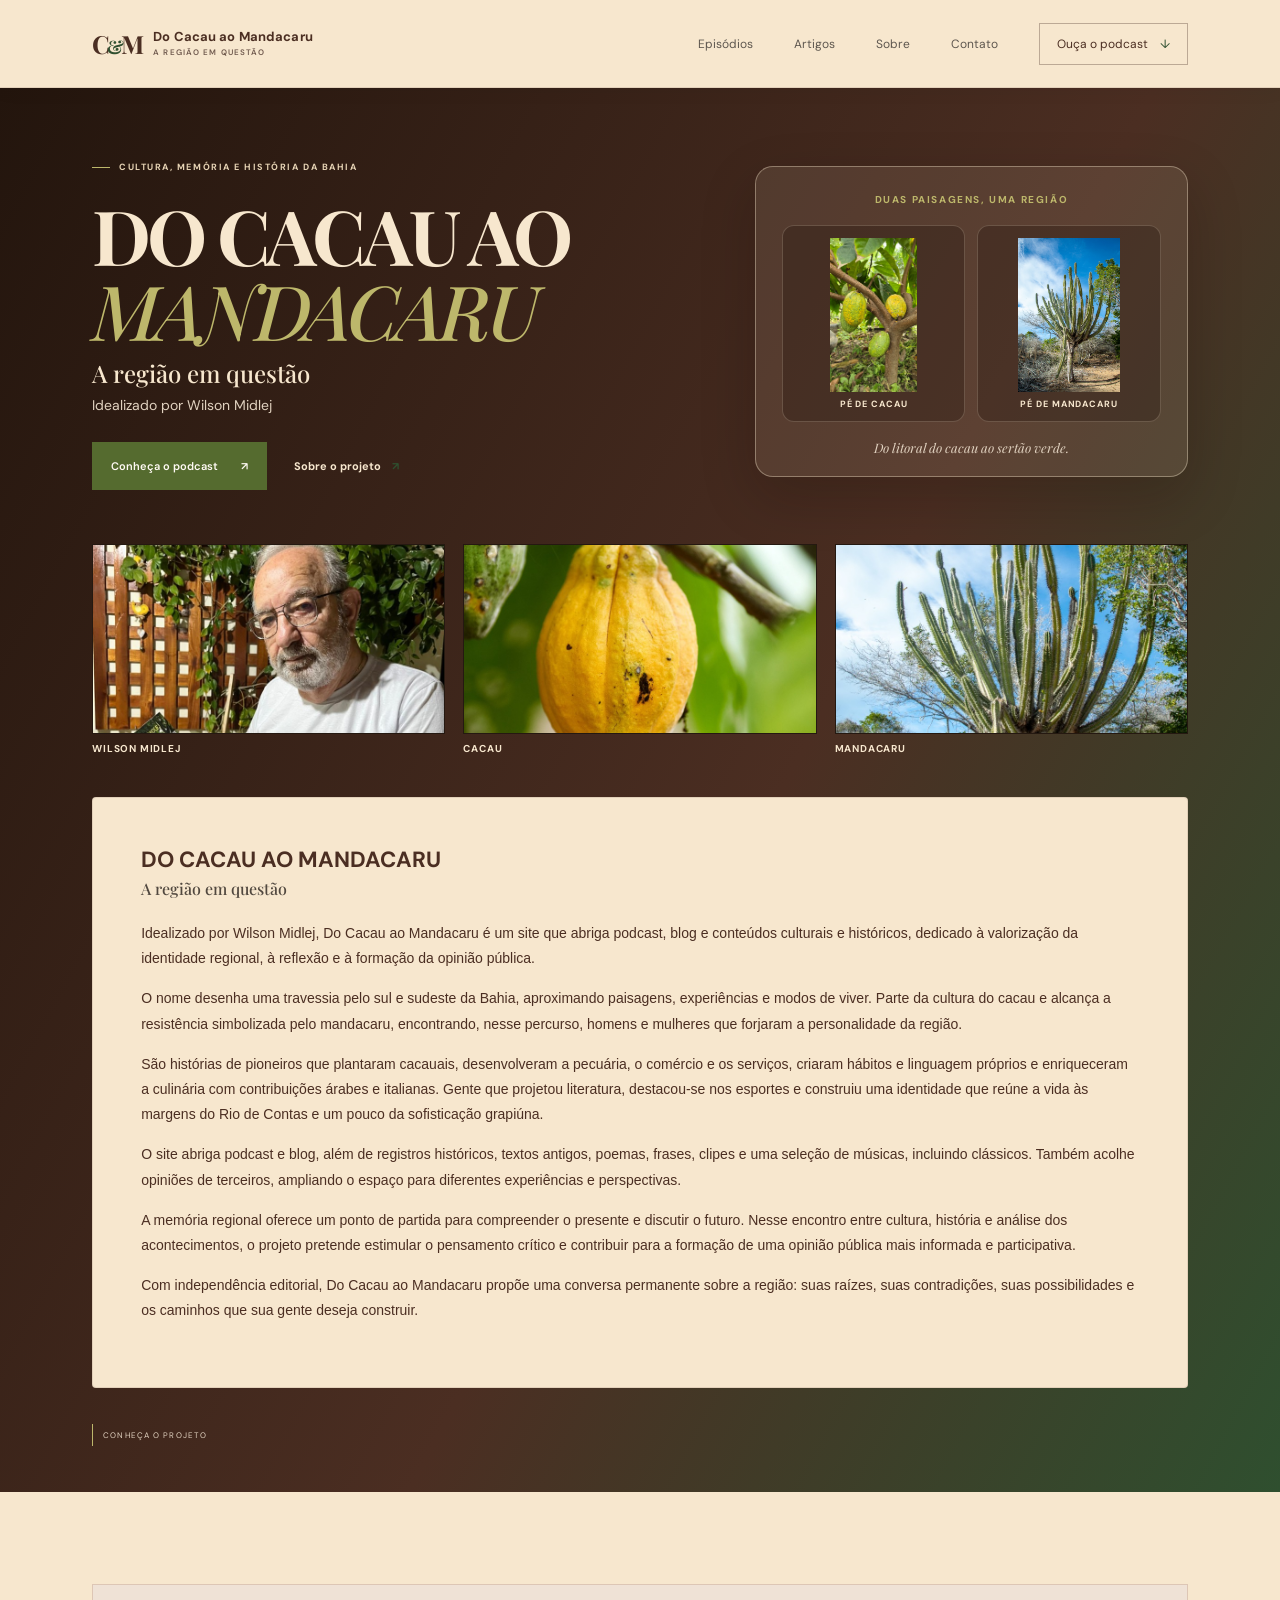
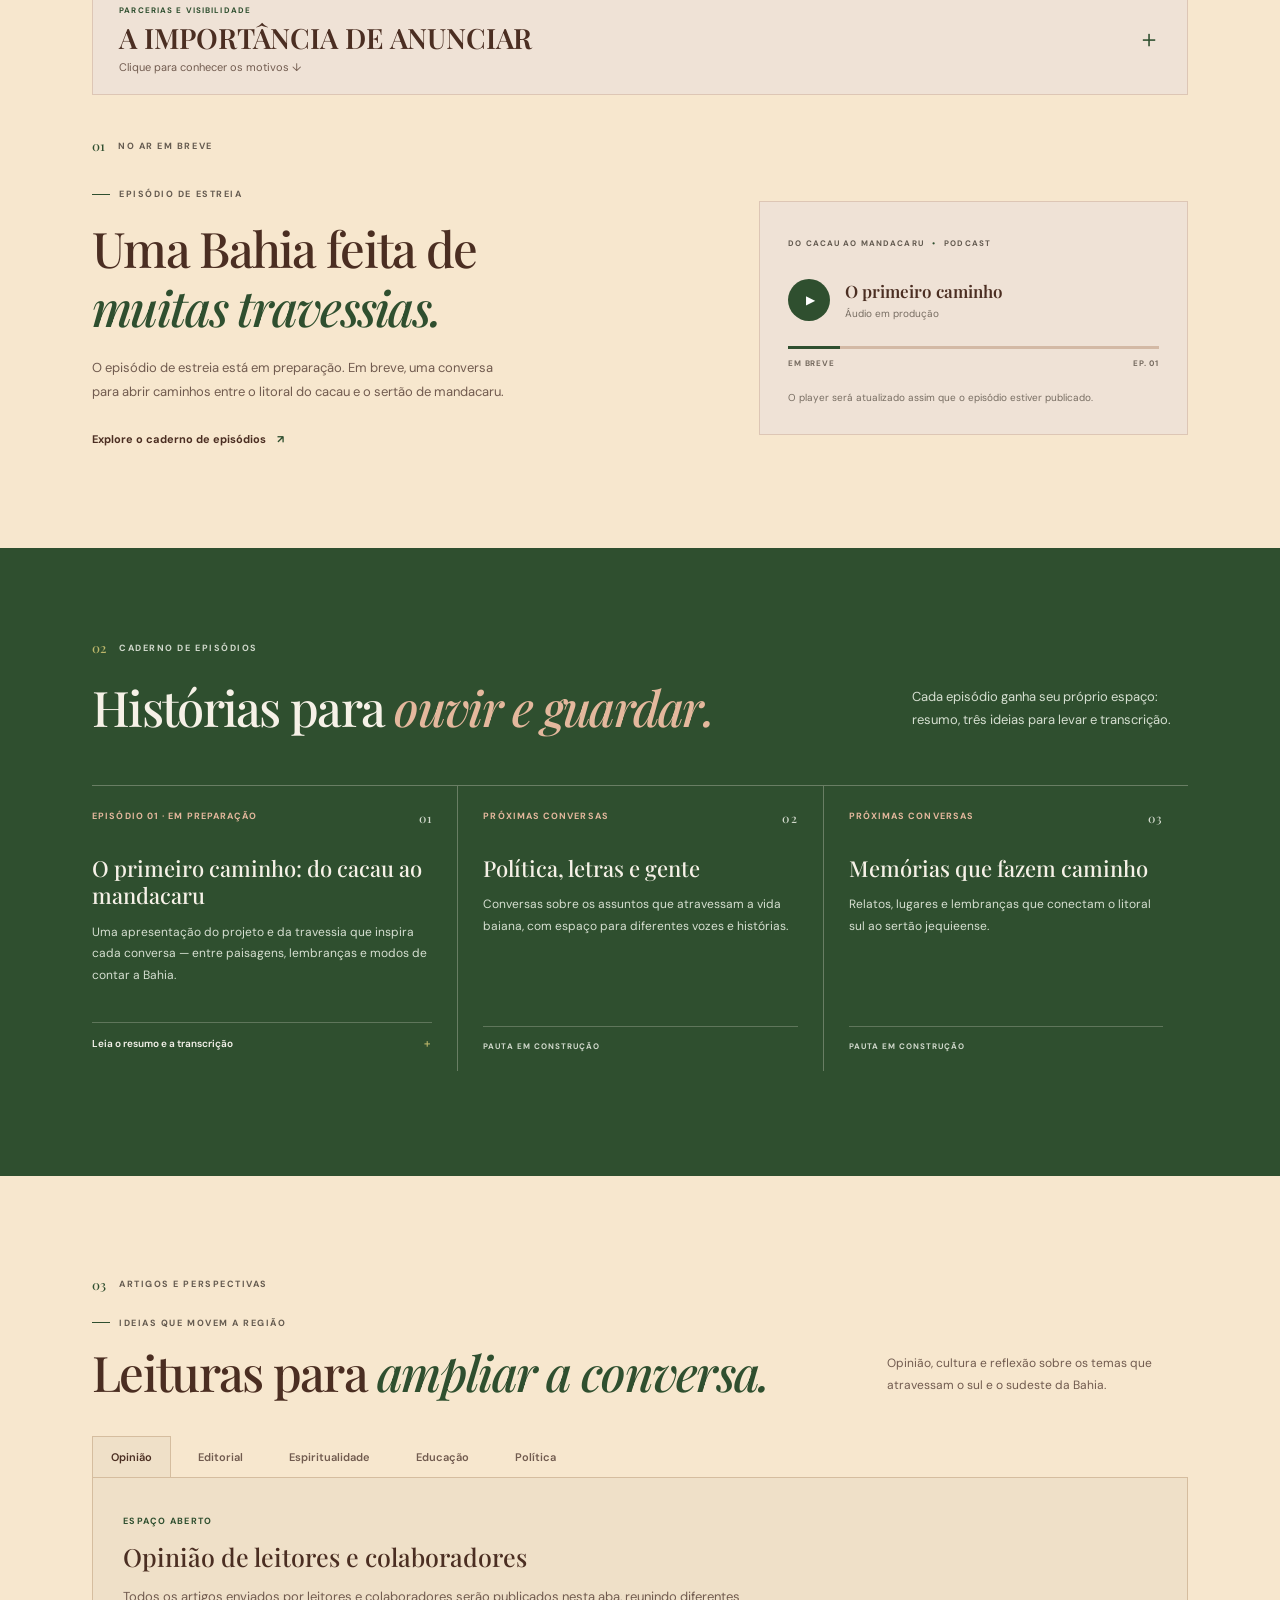
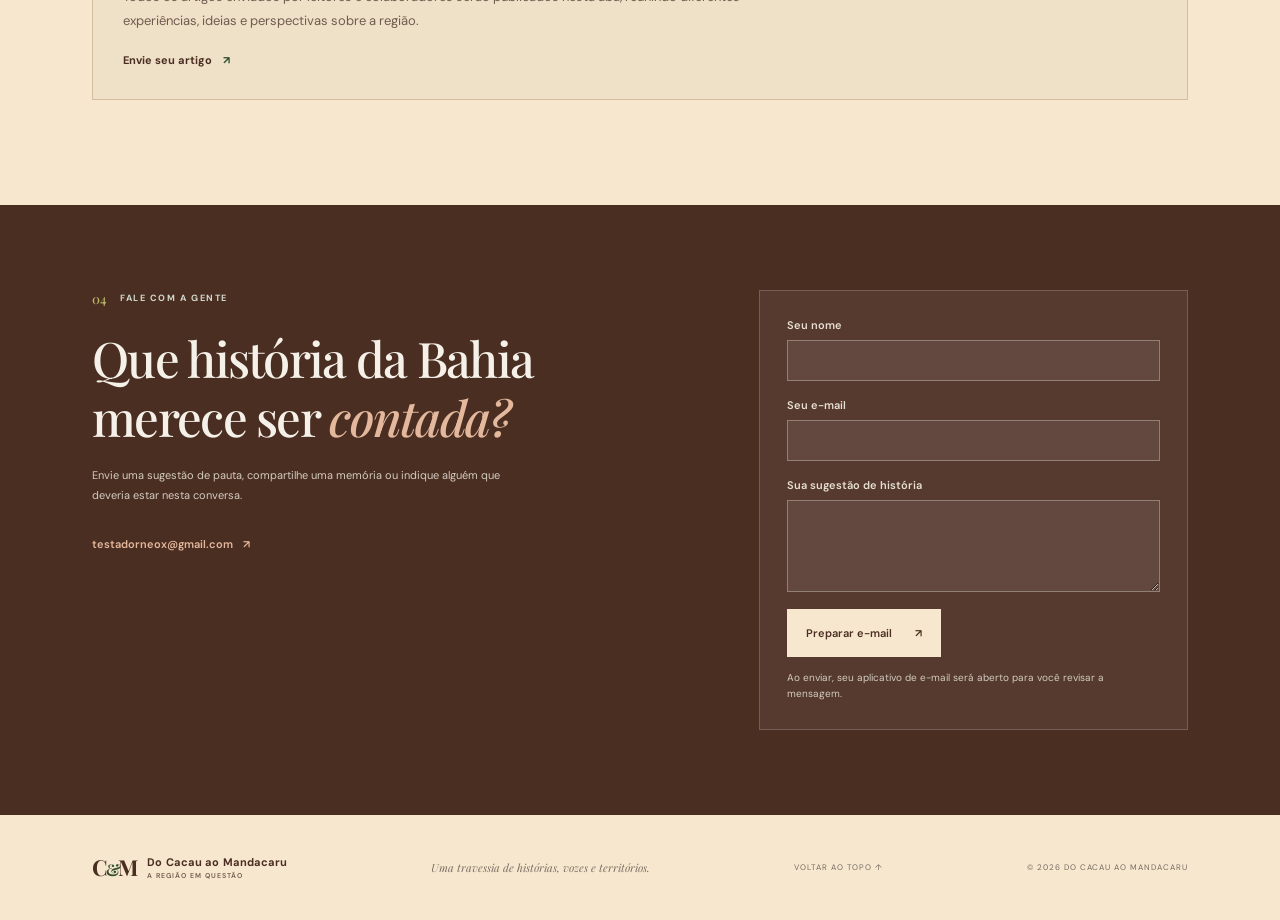
<file: Site/index.html>
<!DOCTYPE html>
<html lang="pt-BR">
<head>
  <meta charset="UTF-8">
  <meta name="viewport" content="width=device-width, initial-scale=1.0">
  <meta name="theme-color" content="#4B2E22">
  <meta name="description" content="Do Cacau ao Mandacaru: cultura, memória e história do sul e sudeste da Bahia, idealizado por Wilson Midlej.">
  <title>Do Cacau ao Mandacaru | A região em questão</title>
  <link rel="preconnect" href="https://fonts.googleapis.com">
  <link rel="preconnect" href="https://fonts.gstatic.com" crossorigin>
  <link href="https://fonts.googleapis.com/css2?family=DM+Sans:wght@400;500;600;700&family=Playfair+Display:wght@500;600;700&display=swap" rel="stylesheet">
  <link rel="stylesheet" href="style.css">
  <script src="script.js" defer></script>
</head>
<body data-contact-email="testadorneox@gmail.com">
  <header class="site-header">
    <a class="brand" href="#inicio" aria-label="Do Cacau ao Mandacaru, início">
      <span class="brand-mark" aria-hidden="true">C<span>&</span>M</span>
      <span class="brand-name">Do Cacau ao Mandacaru<small>A REGIÃO EM QUESTÃO</small></span>
    </a>

    <button class="menu-toggle" type="button" aria-label="Abrir menu" aria-expanded="false" aria-controls="main-nav">
      <span></span><span></span>
    </button>

    <nav class="main-nav" id="main-nav" aria-label="Navegação principal">
      <a href="episodios.html" target="_blank" rel="noopener noreferrer">Episódios</a>
      <a href="artigos.html" target="_blank" rel="noopener noreferrer">Artigos</a>
      <a href="sobre.html" target="_blank" rel="noopener noreferrer">Sobre</a>
      <a href="contato.html" target="_blank" rel="noopener noreferrer">Contato</a>
      <a class="nav-contact" href="episodios.html#episodio-destaque" target="_blank" rel="noopener noreferrer">Ouça o podcast <span aria-hidden="true">↓</span></a>
    </nav>
  </header>

  <main>
    <section class="hero" id="inicio">
      <div class="hero-top">
        <div class="hero-copy">
          <p class="eyebrow"><span></span> CULTURA, MEMÓRIA E HISTÓRIA DA BAHIA</p>
          <h1>DO CACAU AO<br><em>MANDACARU</em></h1>
          <p class="hero-description">A região em questão</p>
          <p class="hero-byline">Idealizado por Wilson Midlej</p>
          <div class="hero-actions">
            <a class="button button-dark" href="episodios.html" target="_blank" rel="noopener noreferrer">Conheça o podcast <span aria-hidden="true">↗</span></a>
            <a class="text-link" href="sobre.html" target="_blank" rel="noopener noreferrer">Sobre o projeto <span aria-hidden="true">↗</span></a>
          </div>
        </div>
        <aside class="hero-symbol-card" aria-label="Símbolos do pé de cacau e do mandacaru">
          <p class="symbol-card-heading">DUAS PAISAGENS, UMA REGIÃO</p>
          <div class="symbol-pair">
            <figure class="regional-symbol">
              <img src="pe-de-cacau.jpg" alt="Ilustração de frutos e sementes de cacau">
              <figcaption>PÉ DE CACAU</figcaption>
            </figure>
            <figure class="regional-symbol">
              <img src="mandacaru.jpg" alt="Mandacaru alto em meio à paisagem sertaneja, sob o céu azul">
              <figcaption>PÉ DE MANDACARU</figcaption>
            </figure>
          </div>
          <p class="symbol-card-note">Do litoral do cacau ao sertão verde.</p>
        </aside>
      </div>
      <div class="hero-gallery" aria-label="Fotos de Wilson Midlej, do cacau e do mandacaru">
        <figure class="photo-card photo-wilson" tabindex="0" role="group" aria-describedby="wilson-card-description">
          <div class="photo-frame">
            <img class="photo-image" src="Wilson.jpeg" alt="Wilson Midlej segurando um de seus livros">
            <div class="photo-overlay">
              <h2>Wilson Midlej</h2>
              <p id="wilson-card-description">Idealizador de Do Cacau ao Mandacaru. Este espaço celebra sua trajetória, seus livros e sua contribuição à memória e à cultura regional.</p>
            </div>
          </div>
          <figcaption>Wilson Midlej</figcaption>
        </figure>
        <figure class="photo-card photo-cacao" tabindex="0" role="group" aria-describedby="cacao-card-description">
          <div class="photo-frame">
            <img class="photo-image" src="cacau.jpg" alt="Fruto amarelo de cacau ainda preso à árvore">
            <div class="photo-overlay">
              <h2>O cacau</h2>
              <p>Presente na paisagem e na história do sul da Bahia, o cacau marca a identidade, o trabalho e a cultura de muitas comunidades da região.</p>
            </div>
          </div>
          <figcaption>Cacau</figcaption>
        </figure>
        <figure class="photo-card photo-mandacaru" tabindex="0" role="group" aria-describedby="mandacaru-card-description">
          <div class="photo-frame">
            <img class="photo-image" src="mandacaru.jpg" alt="Mandacaru alto em meio à paisagem sertaneja, sob o céu azul">
            <div class="photo-overlay">
              <h2>O mandacaru</h2>
              <p>Símbolo de resistência no sertão, o mandacaru floresce mesmo diante da aridez e representa a força e a perseverança da vida sertaneja.</p>
            </div>
          </div>
          <figcaption>Mandacaru</figcaption>
        </figure>
      </div>
      <div class="hero-introduction" id="sobre">
        <h2>DO CACAU AO MANDACARU</h2>
        <p class="introduction-subtitle">A região em questão</p>
        <div class="introduction-text">
          <p>Idealizado por Wilson Midlej, Do Cacau ao Mandacaru é um site que abriga podcast, blog e conteúdos culturais e históricos, dedicado à valorização da identidade regional, à reflexão e à formação da opinião pública.</p>
          <p>O nome desenha uma travessia pelo sul e sudeste da Bahia, aproximando paisagens, experiências e modos de viver. Parte da cultura do cacau e alcança a resistência simbolizada pelo mandacaru, encontrando, nesse percurso, homens e mulheres que forjaram a personalidade da região.</p>
          <p>São histórias de pioneiros que plantaram cacauais, desenvolveram a pecuária, o comércio e os serviços, criaram hábitos e linguagem próprios e enriqueceram a culinária com contribuições árabes e italianas. Gente que projetou literatura, destacou-se nos esportes e construiu uma identidade que reúne a vida às margens do Rio de Contas e um pouco da sofisticação grapiúna.</p>
          <p>O site abriga podcast e blog, além de registros históricos, textos antigos, poemas, frases, clipes e uma seleção de músicas, incluindo clássicos. Também acolhe opiniões de terceiros, ampliando o espaço para diferentes experiências e perspectivas.</p>
          <p>A memória regional oferece um ponto de partida para compreender o presente e discutir o futuro. Nesse encontro entre cultura, história e análise dos acontecimentos, o projeto pretende estimular o pensamento crítico e contribuir para a formação de uma opinião pública mais informada e participativa.</p>
          <p>Com independência editorial, Do Cacau ao Mandacaru propõe uma conversa permanente sobre a região: suas raízes, suas contradições, suas possibilidades e os caminhos que sua gente deseja construir.</p>
        </div>
      </div>
      <a class="scroll-cue" href="#episodio-destaque" aria-label="Role para conhecer o episódio em destaque"><span></span> CONHEÇA O PROJETO</a>
    </section>

    <section class="featured section-wrap" id="episodio-destaque">
      <details class="advertising-card">
        <summary>
          <span>
            <span class="advertising-card-kicker">PARCERIAS E VISIBILIDADE</span>
            <span class="advertising-card-title">A IMPORTÂNCIA DE ANUNCIAR</span>
            <span class="advertising-card-prompt">Clique para conhecer os motivos <span aria-hidden="true">↓</span></span>
          </span>
          <span class="advertising-card-icon" aria-hidden="true">＋</span>
        </summary>
        <div class="advertising-card-content">
          <p>Anunciar em Do Cacau ao Mandacaru é aproximar sua marca de um público interessado na cultura, na história e nos caminhos do sul e do sudeste da Bahia.</p>
          <ul>
            <li><strong>Alcance regional:</strong> apresente seu negócio a leitores e ouvintes conectados à região.</li>
            <li><strong>Associação positiva:</strong> vincule sua marca à valorização da cultura, da memória e da produção local.</li>
            <li><strong>Conteúdo em vários formatos:</strong> esteja junto a artigos, histórias e episódios de podcast.</li>
            <li><strong>Mais visibilidade:</strong> fortaleça a presença da sua marca em um espaço dedicado a conversas relevantes para a comunidade.</li>
          </ul>
          <a class="text-link" href="contato.html" target="_blank" rel="noopener noreferrer">Converse com a gente sobre parcerias <span aria-hidden="true">↗</span></a>
        </div>
      </details>
      <div class="section-label"><span>01</span> NO AR EM BREVE</div>
      <div class="featured-layout">
        <div class="featured-copy">
          <p class="eyebrow"><span></span> EPISÓDIO DE ESTREIA</p>
          <h2>Uma Bahia feita de <em>muitas travessias.</em></h2>
          <p>O episódio de estreia está em preparação. Em breve, uma conversa para abrir caminhos entre o litoral do cacau e o sertão de mandacaru.</p>
          <a class="text-link" href="episodios.html" target="_blank" rel="noopener noreferrer">Explore o caderno de episódios <span aria-hidden="true">↗</span></a>
        </div>
        <div class="player-card" aria-label="Player do episódio de estreia, ainda não disponível">
          <span class="player-label">DO CACAU AO MANDACARU <span>•</span> PODCAST</span>
          <div class="player-main">
            <span class="play-icon" aria-hidden="true">▶</span>
            <div>
              <strong>O primeiro caminho</strong>
              <span>Áudio em produção</span>
            </div>
          </div>
          <div class="player-track" aria-hidden="true"><span></span></div>
          <div class="player-time"><span>EM BREVE</span><span>EP. 01</span></div>
          <p>O player será atualizado assim que o episódio estiver publicado.</p>
        </div>
      </div>
    </section>

    <section class="journal" id="episodios">
      <div class="section-wrap">
        <div class="journal-heading">
          <div>
            <div class="section-label section-label-light"><span>02</span> CADERNO DE EPISÓDIOS</div>
            <h2>Histórias para <em>ouvir e guardar.</em></h2>
          </div>
          <p>Cada episódio ganha seu próprio espaço: resumo, três ideias para levar e transcrição.</p>
        </div>
        <div class="post-grid">
          <article class="post-card">
            <div class="post-meta"><span>EPISÓDIO 01 · EM PREPARAÇÃO</span><span>01</span></div>
            <h3>O primeiro caminho: do cacau ao mandacaru</h3>
            <p>Uma apresentação do projeto e da travessia que inspira cada conversa — entre paisagens, lembranças e modos de contar a Bahia.</p>
            <details>
              <summary>Leia o resumo e a transcrição <span aria-hidden="true">＋</span></summary>
              <div class="post-full">
                <h4>Três ideias para levar</h4>
                <ol>
                  <li>A Bahia é feita de territórios e experiências diversas.</li>
                  <li>Uma travessia também pode ser uma forma de escuta.</li>
                  <li>As histórias de gente comum ajudam a compor a memória coletiva.</li>
                </ol>
                <h4>Transcrição</h4>
                <p>A transcrição será publicada junto com o episódio.</p>
              </div>
            </details>
          </article>
          <article class="post-card post-card-next">
            <div class="post-meta"><span>PRÓXIMAS CONVERSAS</span><span>02</span></div>
            <h3>Política, letras e gente</h3>
            <p>Conversas sobre os assuntos que atravessam a vida baiana, com espaço para diferentes vozes e histórias.</p>
            <div class="coming-soon">PAUTA EM CONSTRUÇÃO</div>
          </article>
          <article class="post-card post-card-next">
            <div class="post-meta"><span>PRÓXIMAS CONVERSAS</span><span>03</span></div>
            <h3>Memórias que fazem caminho</h3>
            <p>Relatos, lugares e lembranças que conectam o litoral sul ao sertão jequieense.</p>
            <div class="coming-soon">PAUTA EM CONSTRUÇÃO</div>
          </article>
        </div>
      </div>
    </section>

    <section class="articles section-wrap" id="artigos">
      <div class="section-label"><span>03</span> ARTIGOS E PERSPECTIVAS</div>
      <div class="articles-heading">
        <div>
          <p class="eyebrow"><span></span> IDEIAS QUE MOVEM A REGIÃO</p>
          <h2>Leituras para <em>ampliar a conversa.</em></h2>
        </div>
        <p>Opinião, cultura e reflexão sobre os temas que atravessam o sul e o sudeste da Bahia.</p>
      </div>
      <div class="article-tabs" role="tablist" aria-label="Categorias de artigos">
        <button class="article-tab" id="tab-opiniao" type="button" role="tab" aria-selected="true" aria-controls="panel-opiniao" tabindex="0">Opinião</button>
        <button class="article-tab" id="tab-editorial" type="button" role="tab" aria-selected="false" aria-controls="panel-editorial" tabindex="-1">Editorial</button>
        <button class="article-tab" id="tab-espiritualidade" type="button" role="tab" aria-selected="false" aria-controls="panel-espiritualidade" tabindex="-1">Espiritualidade</button>
        <button class="article-tab" id="tab-educacao" type="button" role="tab" aria-selected="false" aria-controls="panel-educacao" tabindex="-1">Educação</button>
        <button class="article-tab" id="tab-politica" type="button" role="tab" aria-selected="false" aria-controls="panel-politica" tabindex="-1">Política</button>
      </div>
      <div class="article-panels">
        <section class="article-panel" id="panel-opiniao" role="tabpanel" aria-labelledby="tab-opiniao" tabindex="0">
          <span class="article-panel-label">ESPAÇO ABERTO</span>
          <h3>Opinião de leitores e colaboradores</h3>
          <p>Todos os artigos enviados por leitores e colaboradores serão publicados nesta aba, reunindo diferentes experiências, ideias e perspectivas sobre a região.</p>
          <a class="text-link" href="contato.html" target="_blank" rel="noopener noreferrer">Envie seu artigo <span aria-hidden="true">↗</span></a>
        </section>
        <section class="article-panel" id="panel-editorial" role="tabpanel" aria-labelledby="tab-editorial" tabindex="0" hidden>
          <span class="article-panel-label">POSICIONAMENTO DO PROJETO</span>
          <h3>Editorial</h3>
          <p>Reflexões e posicionamentos editoriais sobre acontecimentos e temas importantes para a vida regional.</p>
          <p class="article-empty">Novos textos serão publicados em breve.</p>
        </section>
        <section class="article-panel" id="panel-espiritualidade" role="tabpanel" aria-labelledby="tab-espiritualidade" tabindex="0" hidden>
          <span class="article-panel-label">FÉ, SENTIDO E CULTURA</span>
          <h3>Espiritualidade</h3>
          <p>Textos sobre espiritualidade, valores e as diferentes formas de compreender a experiência humana.</p>
          <p class="article-empty">Novos textos serão publicados em breve.</p>
        </section>
        <section class="article-panel" id="panel-educacao" role="tabpanel" aria-labelledby="tab-educacao" tabindex="0" hidden>
          <span class="article-panel-label">CONHECIMENTO E SOCIEDADE</span>
          <h3>Educação</h3>
          <p>Ideias, relatos e conversas sobre educação e sua contribuição para o desenvolvimento das pessoas e da região.</p>
          <p class="article-empty">Novos textos serão publicados em breve.</p>
        </section>
        <section class="article-panel" id="panel-politica" role="tabpanel" aria-labelledby="tab-politica" tabindex="0" hidden>
          <span class="article-panel-label">VIDA PÚBLICA</span>
          <h3>Política</h3>
          <p>Análises e debates sobre decisões públicas, participação cidadã e os caminhos da política regional.</p>
          <p class="article-empty">Novos textos serão publicados em breve.</p>
        </section>
      </div>
    </section>

    <section class="contact" id="contato">
      <div class="section-wrap contact-inner">
        <div class="contact-copy">
          <div class="section-label section-label-light"><span>04</span> FALE COM A GENTE</div>
          <h2>Que história da Bahia<br>merece ser <em>contada?</em></h2>
          <p>Envie uma sugestão de pauta, compartilhe uma memória ou indique alguém que deveria estar nesta conversa.</p>
          <a class="contact-email" href="mailto:testadorneox@gmail.com">testadorneox@gmail.com <span aria-hidden="true">↗</span></a>
        </div>
        <form class="contact-form" id="form-contato">
          <label for="name">Seu nome</label>
          <input id="name" name="name" type="text" autocomplete="name" required>
          <label for="email">Seu e-mail</label>
          <input id="email" name="email" type="email" autocomplete="email" required>
          <label for="message">Sua sugestão de história</label>
          <textarea id="message" name="message" rows="4" required></textarea>
          <button class="button button-light" type="submit">Preparar e-mail <span aria-hidden="true">↗</span></button>
          <p class="form-status" id="form-status" aria-live="polite">Ao enviar, seu aplicativo de e-mail será aberto para você revisar a mensagem.</p>
        </form>
      </div>
    </section>
  </main>

  <footer class="site-footer">
    <a class="brand footer-brand" href="#inicio">
      <span class="brand-mark" aria-hidden="true">C<span>&</span>M</span>
      <span class="brand-name">Do Cacau ao Mandacaru<small>A REGIÃO EM QUESTÃO</small></span>
    </a>
    <p>Uma travessia de histórias, vozes e territórios.</p>
    <a class="back-top" href="#inicio">VOLTAR AO TOPO ↑</a>
    <span class="copyright">© <span id="current-year"></span> DO CACAU AO MANDACARU</span>
  </footer>
</body>
</html>
</file>
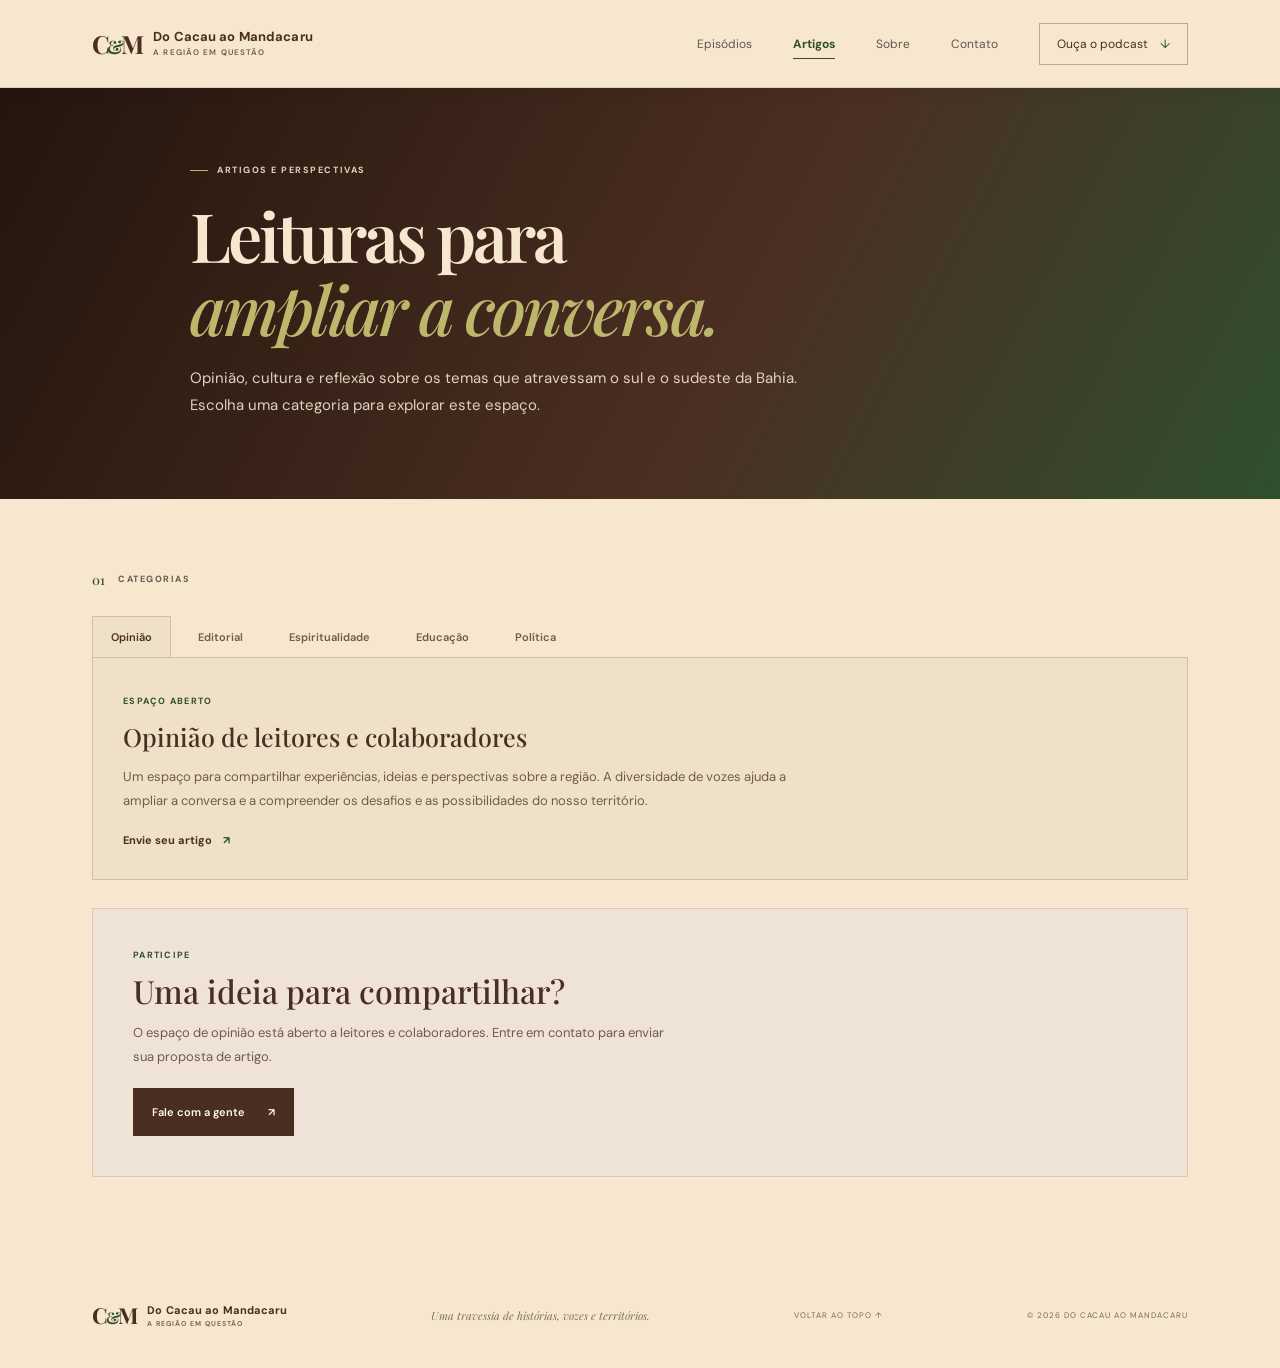
<file: Site/artigos.html>
<!DOCTYPE html>
<html lang="pt-BR">
<head>
  <meta charset="UTF-8">
  <meta name="viewport" content="width=device-width, initial-scale=1.0">
  <meta name="theme-color" content="#4B2E22">
  <meta name="description" content="Artigos e perspectivas sobre cultura, educação, espiritualidade e política no sul e sudeste da Bahia.">
  <title>Artigos | Do Cacau ao Mandacaru</title>
  <link rel="preconnect" href="https://fonts.googleapis.com">
  <link rel="preconnect" href="https://fonts.gstatic.com" crossorigin>
  <link href="https://fonts.googleapis.com/css2?family=DM+Sans:wght@400;500;600;700&family=Playfair+Display:wght@500;600;700&display=swap" rel="stylesheet">
  <link rel="stylesheet" href="style.css">
  <script src="script.js" defer></script>
</head>
<body>
  <header class="site-header">
    <a class="brand" href="index.html" aria-label="Do Cacau ao Mandacaru, início">
      <span class="brand-mark" aria-hidden="true">C<span>&</span>M</span>
      <span class="brand-name">Do Cacau ao Mandacaru<small>A REGIÃO EM QUESTÃO</small></span>
    </a>
    <button class="menu-toggle" type="button" aria-label="Abrir menu" aria-expanded="false" aria-controls="main-nav">
      <span></span><span></span>
    </button>
    <nav class="main-nav" id="main-nav" aria-label="Navegação principal">
      <a href="episodios.html" target="_blank" rel="noopener noreferrer">Episódios</a>
      <a href="artigos.html" target="_blank" rel="noopener noreferrer" aria-current="page">Artigos</a>
      <a href="sobre.html" target="_blank" rel="noopener noreferrer">Sobre</a>
      <a href="contato.html" target="_blank" rel="noopener noreferrer">Contato</a>
      <a class="nav-contact" href="episodios.html#episodio-destaque" target="_blank" rel="noopener noreferrer">Ouça o podcast <span aria-hidden="true">↓</span></a>
    </nav>
  </header>

  <main>
    <section class="page-hero">
      <div class="section-wrap page-hero-inner">
        <p class="eyebrow"><span></span> ARTIGOS E PERSPECTIVAS</p>
        <h1 class="page-title">Leituras para <em>ampliar a conversa.</em></h1>
        <p class="page-lede">Opinião, cultura e reflexão sobre os temas que atravessam o sul e o sudeste da Bahia. Escolha uma categoria para explorar este espaço.</p>
      </div>
    </section>

    <section class="articles section-wrap articles-page">
      <div class="section-label"><span>01</span> CATEGORIAS</div>
      <div class="article-tabs" role="tablist" aria-label="Categorias de artigos">
        <button class="article-tab" id="tab-opiniao" type="button" role="tab" aria-selected="true" aria-controls="panel-opiniao" tabindex="0">Opinião</button>
        <button class="article-tab" id="tab-editorial" type="button" role="tab" aria-selected="false" aria-controls="panel-editorial" tabindex="-1">Editorial</button>
        <button class="article-tab" id="tab-espiritualidade" type="button" role="tab" aria-selected="false" aria-controls="panel-espiritualidade" tabindex="-1">Espiritualidade</button>
        <button class="article-tab" id="tab-educacao" type="button" role="tab" aria-selected="false" aria-controls="panel-educacao" tabindex="-1">Educação</button>
        <button class="article-tab" id="tab-politica" type="button" role="tab" aria-selected="false" aria-controls="panel-politica" tabindex="-1">Política</button>
      </div>
      <div class="article-panels">
        <section class="article-panel" id="panel-opiniao" role="tabpanel" aria-labelledby="tab-opiniao" tabindex="0">
          <span class="article-panel-label">ESPAÇO ABERTO</span>
          <h2>Opinião de leitores e colaboradores</h2>
          <p>Um espaço para compartilhar experiências, ideias e perspectivas sobre a região. A diversidade de vozes ajuda a ampliar a conversa e a compreender os desafios e as possibilidades do nosso território.</p>
          <a class="text-link" href="contato.html" target="_blank" rel="noopener noreferrer">Envie seu artigo <span aria-hidden="true">↗</span></a>
        </section>
        <section class="article-panel" id="panel-editorial" role="tabpanel" aria-labelledby="tab-editorial" tabindex="0" hidden>
          <span class="article-panel-label">POSICIONAMENTO DO PROJETO</span>
          <h2>Editorial</h2>
          <p>Reflexões e posicionamentos sobre acontecimentos e temas importantes para a vida regional. Um convite à análise cuidadosa, ao diálogo e à participação cidadã.</p>
          <p class="article-empty">Novos textos serão publicados em breve.</p>
        </section>
        <section class="article-panel" id="panel-espiritualidade" role="tabpanel" aria-labelledby="tab-espiritualidade" tabindex="0" hidden>
          <span class="article-panel-label">FÉ, SENTIDO E CULTURA</span>
          <h2>Espiritualidade</h2>
          <p>Textos sobre espiritualidade, valores e as diferentes formas de compreender a experiência humana, respeitando a pluralidade de crenças e caminhos.</p>
          <p class="article-empty">Novos textos serão publicados em breve.</p>
        </section>
        <section class="article-panel" id="panel-educacao" role="tabpanel" aria-labelledby="tab-educacao" tabindex="0" hidden>
          <span class="article-panel-label">CONHECIMENTO E SOCIEDADE</span>
          <h2>Educação</h2>
          <p>Ideias, relatos e conversas sobre educação e sua contribuição para o desenvolvimento das pessoas e da região.</p>
          <p class="article-empty">Novos textos serão publicados em breve.</p>
        </section>
        <section class="article-panel" id="panel-politica" role="tabpanel" aria-labelledby="tab-politica" tabindex="0" hidden>
          <span class="article-panel-label">VIDA PÚBLICA</span>
          <h2>Política</h2>
          <p>Análises e debates sobre decisões públicas, participação cidadã e os caminhos da política regional, com atenção ao impacto das escolhas coletivas.</p>
          <p class="article-empty">Novos textos serão publicados em breve.</p>
        </section>
      </div>
      <aside class="article-invitation">
        <p class="article-panel-label">PARTICIPE</p>
        <h2>Uma ideia para compartilhar?</h2>
        <p>O espaço de opinião está aberto a leitores e colaboradores. Entre em contato para enviar sua proposta de artigo.</p>
        <a class="button button-dark" href="contato.html" target="_blank" rel="noopener noreferrer">Fale com a gente <span aria-hidden="true">↗</span></a>
      </aside>
    </section>
  </main>

  <footer class="site-footer">
    <a class="brand footer-brand" href="index.html">
      <span class="brand-mark" aria-hidden="true">C<span>&</span>M</span>
      <span class="brand-name">Do Cacau ao Mandacaru<small>A REGIÃO EM QUESTÃO</small></span>
    </a>
    <p>Uma travessia de histórias, vozes e territórios.</p>
    <a class="back-top" href="#">VOLTAR AO TOPO ↑</a>
    <span class="copyright">© <span id="current-year"></span> DO CACAU AO MANDACARU</span>
  </footer>
</body>
</html>
</file>
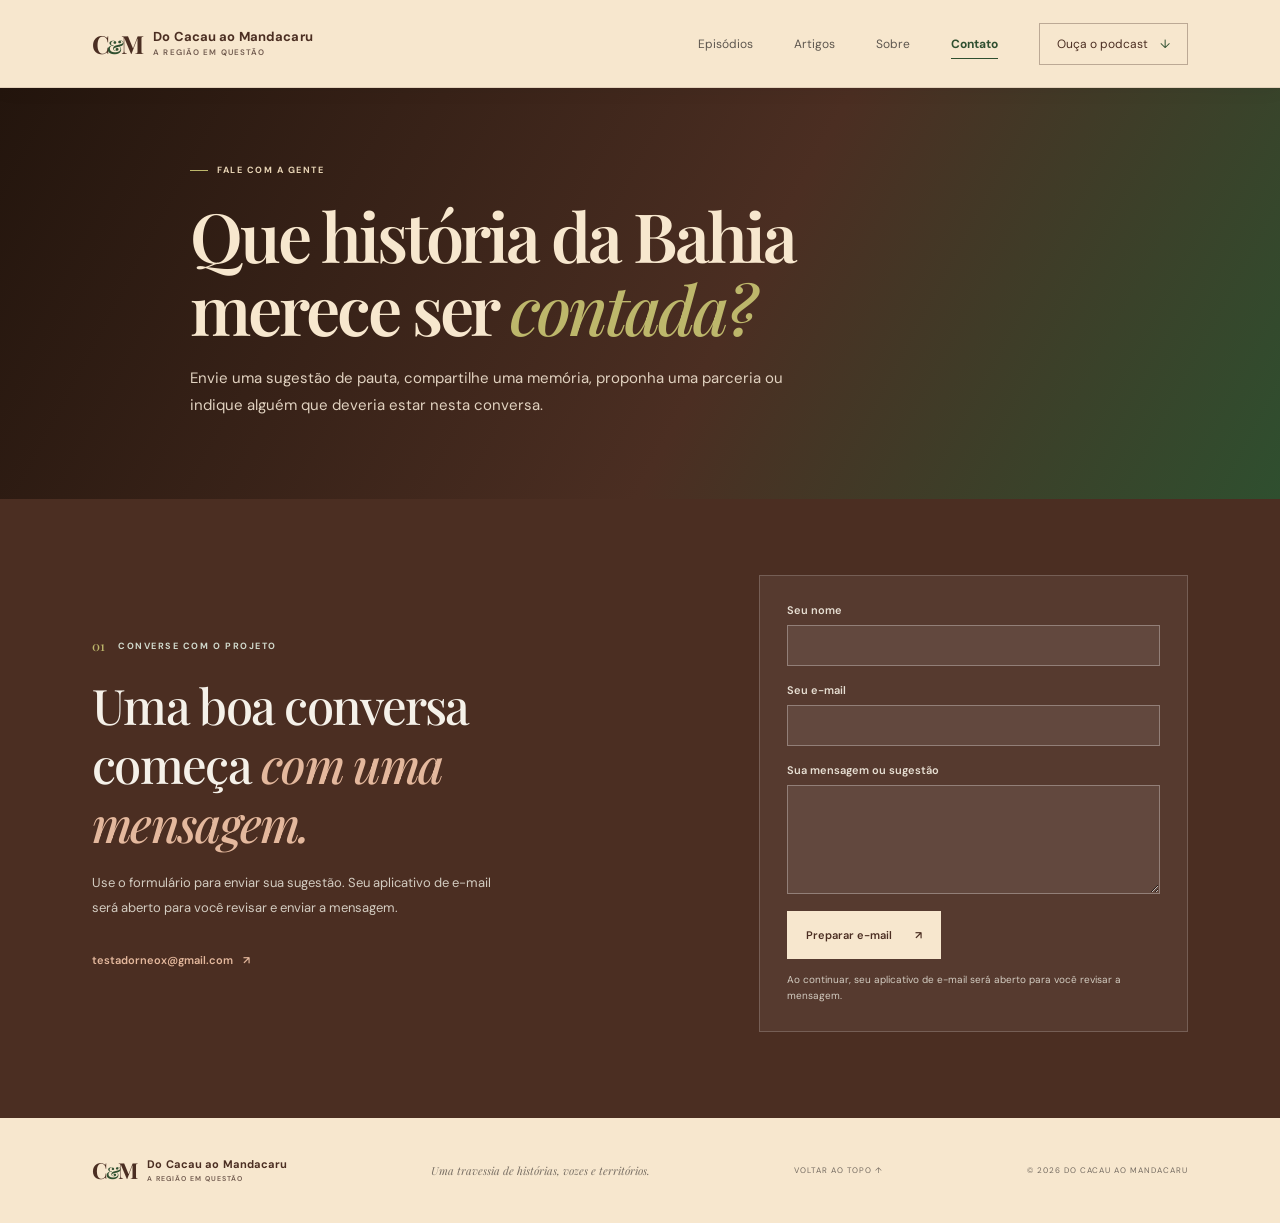
<file: Site/contato.html>
<!DOCTYPE html>
<html lang="pt-BR">
<head>
  <meta charset="UTF-8">
  <meta name="viewport" content="width=device-width, initial-scale=1.0">
  <meta name="theme-color" content="#4B2E22">
  <meta name="description" content="Entre em contato com Do Cacau ao Mandacaru para enviar pautas, memórias, artigos e propostas de parceria.">
  <title>Contato | Do Cacau ao Mandacaru</title>
  <link rel="preconnect" href="https://fonts.googleapis.com">
  <link rel="preconnect" href="https://fonts.gstatic.com" crossorigin>
  <link href="https://fonts.googleapis.com/css2?family=DM+Sans:wght@400;500;600;700&family=Playfair+Display:wght@500;600;700&display=swap" rel="stylesheet">
  <link rel="stylesheet" href="style.css">
  <script src="script.js" defer></script>
</head>
<body data-contact-email="testadorneox@gmail.com">
  <header class="site-header">
    <a class="brand" href="index.html" aria-label="Do Cacau ao Mandacaru, início">
      <span class="brand-mark" aria-hidden="true">C<span>&</span>M</span>
      <span class="brand-name">Do Cacau ao Mandacaru<small>A REGIÃO EM QUESTÃO</small></span>
    </a>
    <button class="menu-toggle" type="button" aria-label="Abrir menu" aria-expanded="false" aria-controls="main-nav">
      <span></span><span></span>
    </button>
    <nav class="main-nav" id="main-nav" aria-label="Navegação principal">
      <a href="episodios.html" target="_blank" rel="noopener noreferrer">Episódios</a>
      <a href="artigos.html" target="_blank" rel="noopener noreferrer">Artigos</a>
      <a href="sobre.html" target="_blank" rel="noopener noreferrer">Sobre</a>
      <a href="contato.html" target="_blank" rel="noopener noreferrer" aria-current="page">Contato</a>
      <a class="nav-contact" href="episodios.html#episodio-destaque" target="_blank" rel="noopener noreferrer">Ouça o podcast <span aria-hidden="true">↓</span></a>
    </nav>
  </header>

  <main>
    <section class="page-hero">
      <div class="section-wrap page-hero-inner">
        <p class="eyebrow"><span></span> FALE COM A GENTE</p>
        <h1 class="page-title">Que história da Bahia merece ser <em>contada?</em></h1>
        <p class="page-lede">Envie uma sugestão de pauta, compartilhe uma memória, proponha uma parceria ou indique alguém que deveria estar nesta conversa.</p>
      </div>
    </section>

    <section class="contact contact-page">
      <div class="section-wrap contact-inner">
        <div class="contact-copy">
          <div class="section-label section-label-light"><span>01</span> CONVERSE COM O PROJETO</div>
          <h2>Uma boa conversa começa <em>com uma mensagem.</em></h2>
          <p>Use o formulário para enviar sua sugestão. Seu aplicativo de e-mail será aberto para você revisar e enviar a mensagem.</p>
          <a class="contact-email" href="mailto:testadorneox@gmail.com">testadorneox@gmail.com <span aria-hidden="true">↗</span></a>
        </div>
        <form class="contact-form" id="form-contato">
          <label for="name">Seu nome</label>
          <input id="name" name="name" type="text" autocomplete="name" required>
          <label for="email">Seu e-mail</label>
          <input id="email" name="email" type="email" autocomplete="email" required>
          <label for="message">Sua mensagem ou sugestão</label>
          <textarea id="message" name="message" rows="5" required></textarea>
          <button class="button button-light" type="submit">Preparar e-mail <span aria-hidden="true">↗</span></button>
          <p class="form-status" id="form-status" aria-live="polite">Ao continuar, seu aplicativo de e-mail será aberto para você revisar a mensagem.</p>
        </form>
      </div>
    </section>
  </main>

  <footer class="site-footer">
    <a class="brand footer-brand" href="index.html">
      <span class="brand-mark" aria-hidden="true">C<span>&</span>M</span>
      <span class="brand-name">Do Cacau ao Mandacaru<small>A REGIÃO EM QUESTÃO</small></span>
    </a>
    <p>Uma travessia de histórias, vozes e territórios.</p>
    <a class="back-top" href="#">VOLTAR AO TOPO ↑</a>
    <span class="copyright">© <span id="current-year"></span> DO CACAU AO MANDACARU</span>
  </footer>
</body>
</html>
</file>
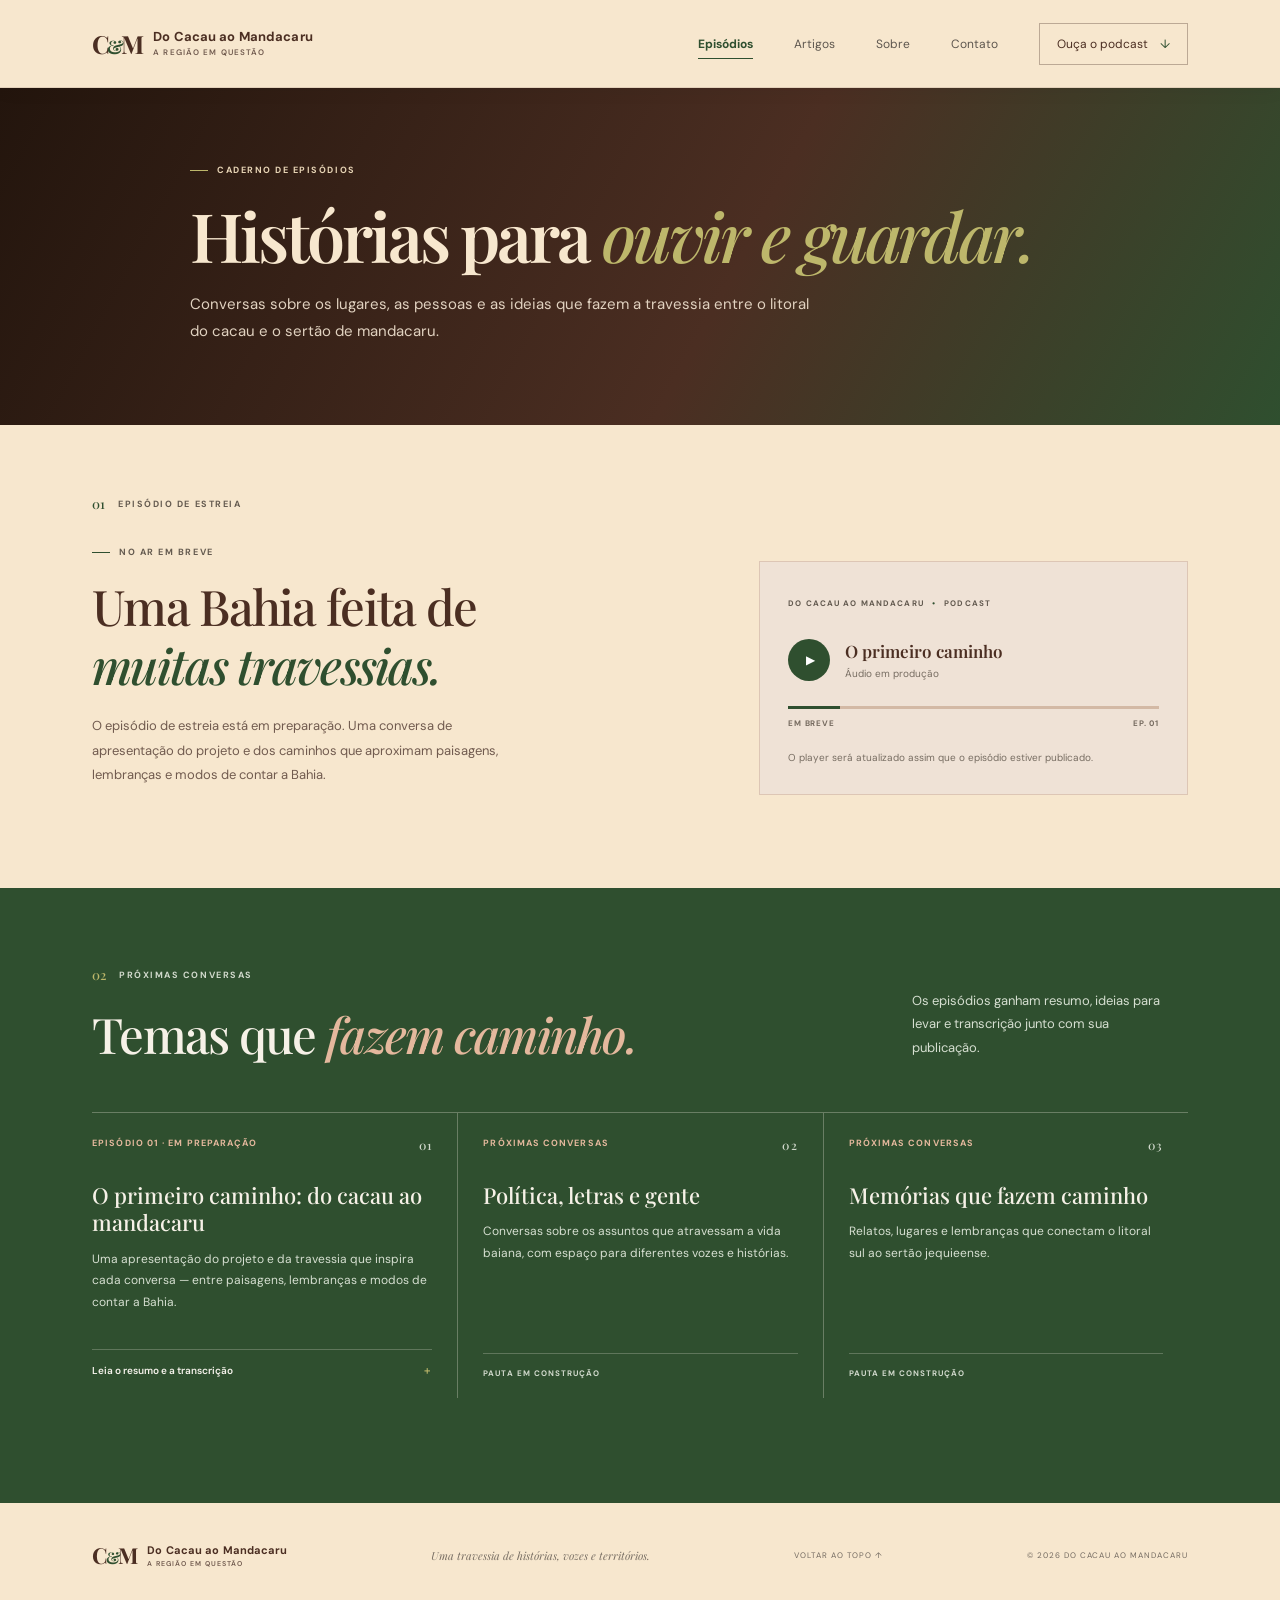
<file: Site/episodios.html>
<!DOCTYPE html>
<html lang="pt-BR">
<head>
  <meta charset="UTF-8">
  <meta name="viewport" content="width=device-width, initial-scale=1.0">
  <meta name="theme-color" content="#4B2E22">
  <meta name="description" content="Episódios de Do Cacau ao Mandacaru: histórias, conversas e memórias do sul e sudeste da Bahia.">
  <title>Episódios | Do Cacau ao Mandacaru</title>
  <link rel="preconnect" href="https://fonts.googleapis.com">
  <link rel="preconnect" href="https://fonts.gstatic.com" crossorigin>
  <link href="https://fonts.googleapis.com/css2?family=DM+Sans:wght@400;500;600;700&family=Playfair+Display:wght@500;600;700&display=swap" rel="stylesheet">
  <link rel="stylesheet" href="style.css">
  <script src="script.js" defer></script>
</head>
<body>
  <header class="site-header">
    <a class="brand" href="index.html" aria-label="Do Cacau ao Mandacaru, início">
      <span class="brand-mark" aria-hidden="true">C<span>&</span>M</span>
      <span class="brand-name">Do Cacau ao Mandacaru<small>A REGIÃO EM QUESTÃO</small></span>
    </a>
    <button class="menu-toggle" type="button" aria-label="Abrir menu" aria-expanded="false" aria-controls="main-nav">
      <span></span><span></span>
    </button>
    <nav class="main-nav" id="main-nav" aria-label="Navegação principal">
      <a href="episodios.html" target="_blank" rel="noopener noreferrer" aria-current="page">Episódios</a>
      <a href="artigos.html" target="_blank" rel="noopener noreferrer">Artigos</a>
      <a href="sobre.html" target="_blank" rel="noopener noreferrer">Sobre</a>
      <a href="contato.html" target="_blank" rel="noopener noreferrer">Contato</a>
      <a class="nav-contact" href="episodios.html#episodio-destaque" target="_blank" rel="noopener noreferrer">Ouça o podcast <span aria-hidden="true">↓</span></a>
    </nav>
  </header>

  <main>
    <section class="page-hero">
      <div class="section-wrap page-hero-inner">
        <p class="eyebrow"><span></span> CADERNO DE EPISÓDIOS</p>
        <h1 class="page-title">Histórias para <em>ouvir e guardar.</em></h1>
        <p class="page-lede">Conversas sobre os lugares, as pessoas e as ideias que fazem a travessia entre o litoral do cacau e o sertão de mandacaru.</p>
      </div>
    </section>

    <section class="featured section-wrap page-featured" id="episodio-destaque">
      <div class="section-label"><span>01</span> EPISÓDIO DE ESTREIA</div>
      <div class="featured-layout">
        <div class="featured-copy">
          <p class="eyebrow"><span></span> NO AR EM BREVE</p>
          <h2>Uma Bahia feita de <em>muitas travessias.</em></h2>
          <p>O episódio de estreia está em preparação. Uma conversa de apresentação do projeto e dos caminhos que aproximam paisagens, lembranças e modos de contar a Bahia.</p>
        </div>
        <div class="player-card" aria-label="Player do episódio de estreia, ainda não disponível">
          <span class="player-label">DO CACAU AO MANDACARU <span>•</span> PODCAST</span>
          <div class="player-main">
            <span class="play-icon" aria-hidden="true">▶</span>
            <div>
              <strong>O primeiro caminho</strong>
              <span>Áudio em produção</span>
            </div>
          </div>
          <div class="player-track" aria-hidden="true"><span></span></div>
          <div class="player-time"><span>EM BREVE</span><span>EP. 01</span></div>
          <p>O player será atualizado assim que o episódio estiver publicado.</p>
        </div>
      </div>
    </section>

    <section class="journal page-journal">
      <div class="section-wrap">
        <div class="journal-heading">
          <div>
            <div class="section-label section-label-light"><span>02</span> PRÓXIMAS CONVERSAS</div>
            <h2>Temas que <em>fazem caminho.</em></h2>
          </div>
          <p>Os episódios ganham resumo, ideias para levar e transcrição junto com sua publicação.</p>
        </div>
        <div class="post-grid">
          <article class="post-card">
            <div class="post-meta"><span>EPISÓDIO 01 · EM PREPARAÇÃO</span><span>01</span></div>
            <h3>O primeiro caminho: do cacau ao mandacaru</h3>
            <p>Uma apresentação do projeto e da travessia que inspira cada conversa — entre paisagens, lembranças e modos de contar a Bahia.</p>
            <details>
              <summary>Leia o resumo e a transcrição <span aria-hidden="true">＋</span></summary>
              <div class="post-full">
                <h4>Três ideias para levar</h4>
                <ol>
                  <li>A Bahia é feita de territórios e experiências diversas.</li>
                  <li>Uma travessia também pode ser uma forma de escuta.</li>
                  <li>As histórias de gente comum ajudam a compor a memória coletiva.</li>
                </ol>
                <h4>Transcrição</h4>
                <p>A transcrição será publicada junto com o episódio.</p>
              </div>
            </details>
          </article>
          <article class="post-card post-card-next">
            <div class="post-meta"><span>PRÓXIMAS CONVERSAS</span><span>02</span></div>
            <h3>Política, letras e gente</h3>
            <p>Conversas sobre os assuntos que atravessam a vida baiana, com espaço para diferentes vozes e histórias.</p>
            <div class="coming-soon">PAUTA EM CONSTRUÇÃO</div>
          </article>
          <article class="post-card post-card-next">
            <div class="post-meta"><span>PRÓXIMAS CONVERSAS</span><span>03</span></div>
            <h3>Memórias que fazem caminho</h3>
            <p>Relatos, lugares e lembranças que conectam o litoral sul ao sertão jequieense.</p>
            <div class="coming-soon">PAUTA EM CONSTRUÇÃO</div>
          </article>
        </div>
      </div>
    </section>
  </main>

  <footer class="site-footer">
    <a class="brand footer-brand" href="index.html">
      <span class="brand-mark" aria-hidden="true">C<span>&</span>M</span>
      <span class="brand-name">Do Cacau ao Mandacaru<small>A REGIÃO EM QUESTÃO</small></span>
    </a>
    <p>Uma travessia de histórias, vozes e territórios.</p>
    <a class="back-top" href="#">VOLTAR AO TOPO ↑</a>
    <span class="copyright">© <span id="current-year"></span> DO CACAU AO MANDACARU</span>
  </footer>
</body>
</html>
</file>
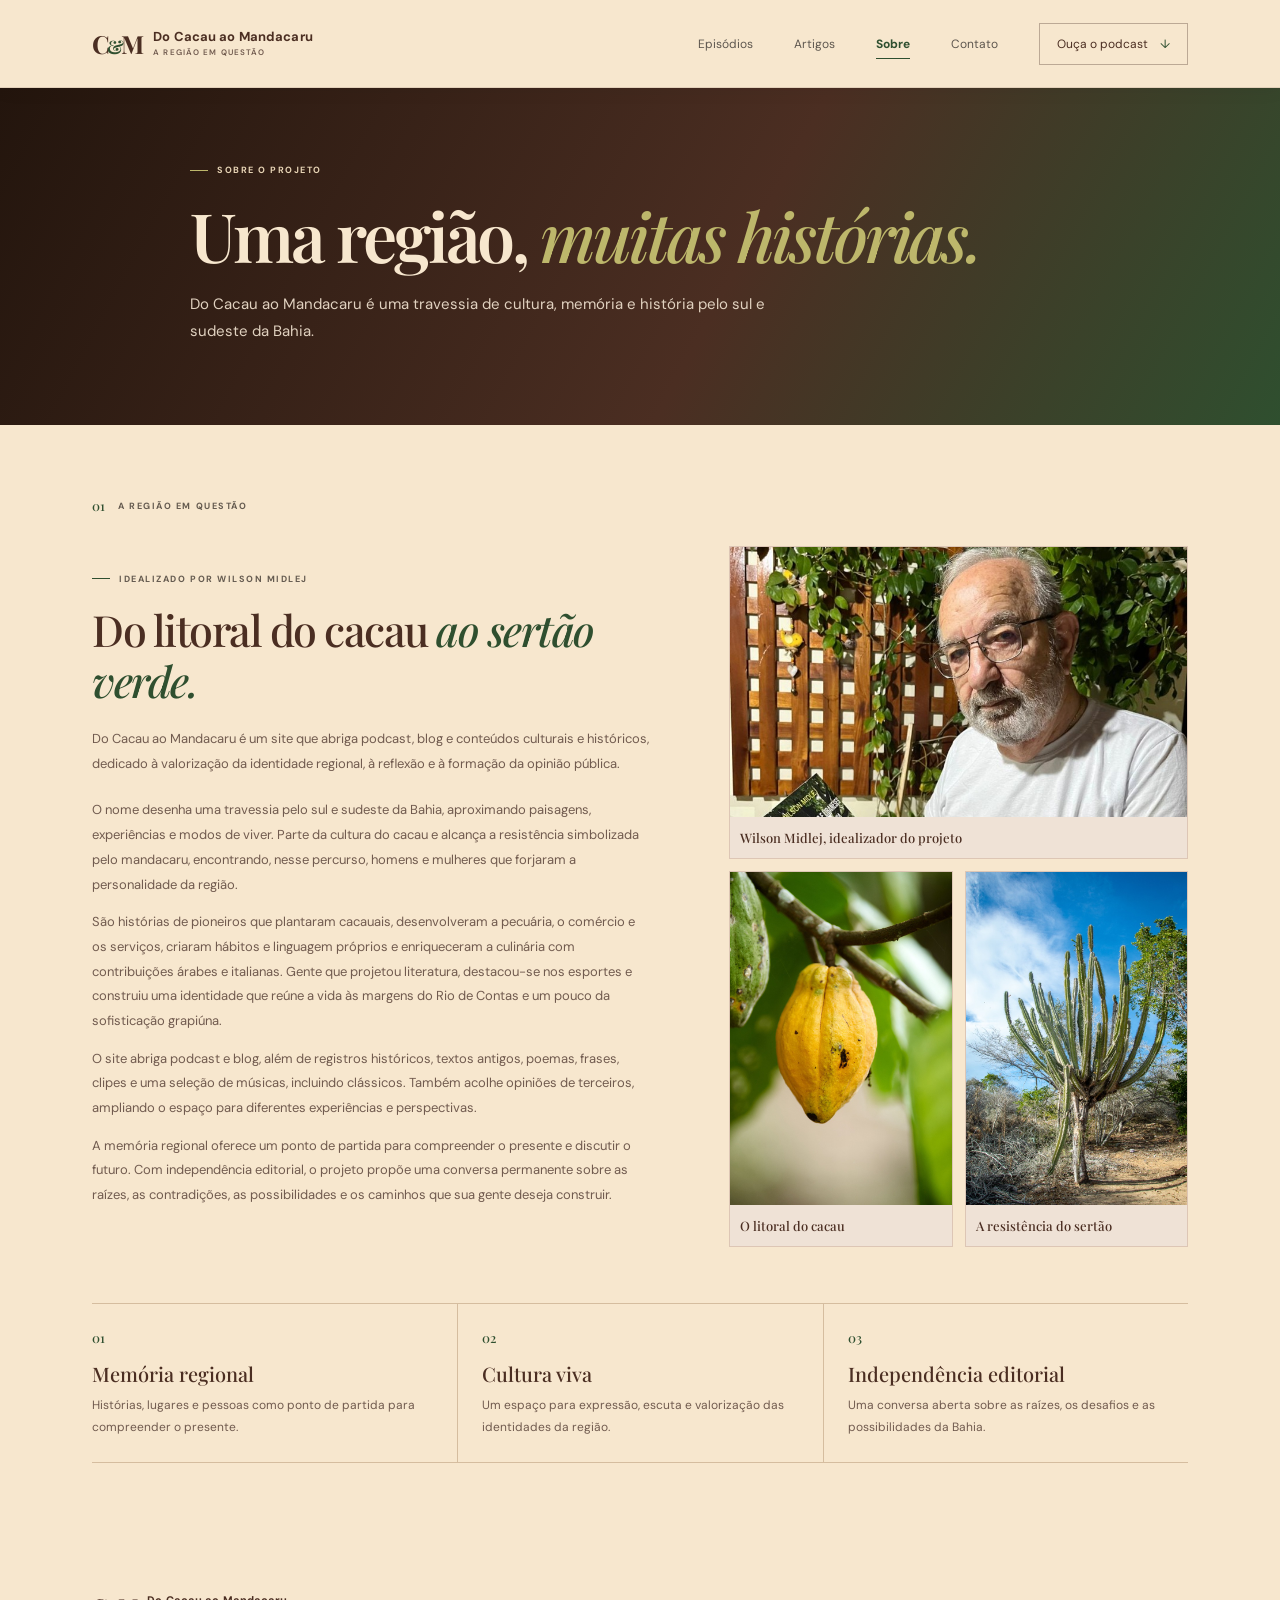
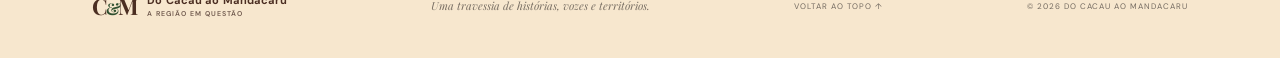
<file: Site/sobre.html>
<!DOCTYPE html>
<html lang="pt-BR">
<head>
  <meta charset="UTF-8">
  <meta name="viewport" content="width=device-width, initial-scale=1.0">
  <meta name="theme-color" content="#4B2E22">
  <meta name="description" content="Conheça Do Cacau ao Mandacaru, projeto idealizado por Wilson Midlej para valorizar a memória e a cultura regional.">
  <title>Sobre | Do Cacau ao Mandacaru</title>
  <link rel="preconnect" href="https://fonts.googleapis.com">
  <link rel="preconnect" href="https://fonts.gstatic.com" crossorigin>
  <link href="https://fonts.googleapis.com/css2?family=DM+Sans:wght@400;500;600;700&family=Playfair+Display:wght@500;600;700&display=swap" rel="stylesheet">
  <link rel="stylesheet" href="style.css">
  <script src="script.js" defer></script>
</head>
<body>
  <header class="site-header">
    <a class="brand" href="index.html" aria-label="Do Cacau ao Mandacaru, início">
      <span class="brand-mark" aria-hidden="true">C<span>&</span>M</span>
      <span class="brand-name">Do Cacau ao Mandacaru<small>A REGIÃO EM QUESTÃO</small></span>
    </a>
    <button class="menu-toggle" type="button" aria-label="Abrir menu" aria-expanded="false" aria-controls="main-nav">
      <span></span><span></span>
    </button>
    <nav class="main-nav" id="main-nav" aria-label="Navegação principal">
      <a href="episodios.html" target="_blank" rel="noopener noreferrer">Episódios</a>
      <a href="artigos.html" target="_blank" rel="noopener noreferrer">Artigos</a>
      <a href="sobre.html" target="_blank" rel="noopener noreferrer" aria-current="page">Sobre</a>
      <a href="contato.html" target="_blank" rel="noopener noreferrer">Contato</a>
      <a class="nav-contact" href="episodios.html#episodio-destaque" target="_blank" rel="noopener noreferrer">Ouça o podcast <span aria-hidden="true">↓</span></a>
    </nav>
  </header>

  <main>
    <section class="page-hero">
      <div class="section-wrap page-hero-inner">
        <p class="eyebrow"><span></span> SOBRE O PROJETO</p>
        <h1 class="page-title">Uma região, <em>muitas histórias.</em></h1>
        <p class="page-lede">Do Cacau ao Mandacaru é uma travessia de cultura, memória e história pelo sul e sudeste da Bahia.</p>
      </div>
    </section>

    <section class="about section-wrap about-page">
      <div class="section-label"><span>01</span> A REGIÃO EM QUESTÃO</div>
      <div class="about-content">
        <div class="about-copy">
          <p class="eyebrow"><span></span> IDEALIZADO POR WILSON MIDLEJ</p>
          <h2>Do litoral do cacau <em>ao sertão verde.</em></h2>
          <p>Do Cacau ao Mandacaru é um site que abriga podcast, blog e conteúdos culturais e históricos, dedicado à valorização da identidade regional, à reflexão e à formação da opinião pública.</p>
          <p>O nome desenha uma travessia pelo sul e sudeste da Bahia, aproximando paisagens, experiências e modos de viver. Parte da cultura do cacau e alcança a resistência simbolizada pelo mandacaru, encontrando, nesse percurso, homens e mulheres que forjaram a personalidade da região.</p>
          <p>São histórias de pioneiros que plantaram cacauais, desenvolveram a pecuária, o comércio e os serviços, criaram hábitos e linguagem próprios e enriqueceram a culinária com contribuições árabes e italianas. Gente que projetou literatura, destacou-se nos esportes e construiu uma identidade que reúne a vida às margens do Rio de Contas e um pouco da sofisticação grapiúna.</p>
          <p>O site abriga podcast e blog, além de registros históricos, textos antigos, poemas, frases, clipes e uma seleção de músicas, incluindo clássicos. Também acolhe opiniões de terceiros, ampliando o espaço para diferentes experiências e perspectivas.</p>
          <p>A memória regional oferece um ponto de partida para compreender o presente e discutir o futuro. Com independência editorial, o projeto propõe uma conversa permanente sobre as raízes, as contradições, as possibilidades e os caminhos que sua gente deseja construir.</p>
        </div>
        <div class="about-photo-grid" aria-label="Wilson Midlej e paisagens do cacau e do mandacaru">
          <figure class="about-wilson">
            <img src="Wilson.jpeg" alt="Wilson Midlej segurando um de seus livros">
            <figcaption>Wilson Midlej, idealizador do projeto</figcaption>
          </figure>
          <figure>
            <img src="cacau.jpg" alt="Fruto amarelo de cacau ainda preso à árvore">
            <figcaption>O litoral do cacau</figcaption>
          </figure>
          <figure>
            <img src="mandacaru.jpg" alt="Mandacaru alto em meio à paisagem sertaneja, sob o céu azul">
            <figcaption>A resistência do sertão</figcaption>
          </figure>
        </div>
      </div>
      <div class="about-pillars">
        <article>
          <span>01</span>
          <h3>Memória regional</h3>
          <p>Histórias, lugares e pessoas como ponto de partida para compreender o presente.</p>
        </article>
        <article>
          <span>02</span>
          <h3>Cultura viva</h3>
          <p>Um espaço para expressão, escuta e valorização das identidades da região.</p>
        </article>
        <article>
          <span>03</span>
          <h3>Independência editorial</h3>
          <p>Uma conversa aberta sobre as raízes, os desafios e as possibilidades da Bahia.</p>
        </article>
      </div>
    </section>
  </main>

  <footer class="site-footer">
    <a class="brand footer-brand" href="index.html">
      <span class="brand-mark" aria-hidden="true">C<span>&</span>M</span>
      <span class="brand-name">Do Cacau ao Mandacaru<small>A REGIÃO EM QUESTÃO</small></span>
    </a>
    <p>Uma travessia de histórias, vozes e territórios.</p>
    <a class="back-top" href="#">VOLTAR AO TOPO ↑</a>
    <span class="copyright">© <span id="current-year"></span> DO CACAU AO MANDACARU</span>
  </footer>
</body>
</html>
</file>
<file: Site/style.css>
:root {
  color-scheme: light;
  --clay: #CB7D5C;
  --ink: #4B2E22;
  --green: #2F4F2F;
  --sage: #556B2F;
  --gold: #BDB76B;
  --paper: #F7E7CE;
  --paper-deep: #C19A6B;
  --muted: #715B4F;
  --serif: "Playfair Display", Georgia, serif;
  --sans: "DM Sans", Arial, sans-serif;
}

* {
  box-sizing: border-box;
}

html {
  scroll-behavior: smooth;
  scroll-padding-top: 88px;
}

body {
  margin: 0;
  background: var(--paper);
  color: var(--ink);
  font-family: var(--sans);
  -webkit-font-smoothing: antialiased;
}

a {
  color: inherit;
  text-decoration: none;
}

.site-header {
  height: 88px;
  padding: 0 7.2%;
  display: flex;
  align-items: center;
  justify-content: space-between;
  position: relative;
  z-index: 5;
  background: var(--paper);
}

.brand {
  display: inline-flex;
  align-items: center;
  gap: 12px;
}

.brand-mark {
  color: var(--ink);
  font: 700 25px/1 var(--serif);
  letter-spacing: -.12em;
}

.brand-mark span {
  color: var(--green);
  font-size: .75em;
}

.brand-name {
  display: grid;
  gap: 4px;
  font: 700 13px/1.1 var(--sans);
  letter-spacing: .01em;
}

.brand-name small {
  color: var(--muted);
  font-size: 8px;
  font-weight: 600;
  letter-spacing: .14em;
}

.main-nav {
  display: flex;
  align-items: center;
  gap: clamp(24px, 3.2vw, 52px);
  color: #5e574f;
  font-size: 12px;
}

.main-nav a,
.text-link,
.back-top {
  transition: color .2s ease;
}

.main-nav a:hover,
.text-link:hover,
.back-top:hover {
  color: var(--green);
}

.main-nav .nav-contact {
  padding: 12px 17px;
  border: 1px solid #bca995;
  color: var(--ink);
}

.nav-contact span {
  margin-left: 9px;
  color: var(--green);
}

.menu-toggle {
  display: none;
}

.hero {
  padding: 64px 7.2% 46px;
  position: relative;
  overflow: hidden;
  background: linear-gradient(118deg, #23150D 0%, #4B2E22 57%, #2F4F2F 100%);
  color: var(--paper);
}

.hero-top {
  width: min(100%, 1180px);
  margin: 0 auto 54px;
  display: grid;
  grid-template-columns: minmax(0, 1.15fr) minmax(320px, .85fr);
  align-items: center;
  gap: clamp(36px, 6vw, 88px);
}

.hero-copy {
  padding: 9px 0 0;
  max-width: 620px;
}

.eyebrow,
.section-label {
  color: #655b50;
  font-size: 9px;
  font-weight: 700;
  letter-spacing: .17em;
}

.eyebrow {
  display: flex;
  align-items: center;
  gap: 9px;
}

.eyebrow > span {
  width: 18px;
  height: 1px;
  display: inline-block;
  background: var(--green);
}

h1,
h2,
h3,
h4,
p {
  margin-top: 0;
}

.hero h1 {
  margin: 24px 0 8px;
  color: var(--paper);
  font: 700 clamp(45px, 6.2vw, 76px)/.99 var(--serif);
  letter-spacing: -.055em;
}

.hero h1 em {
  color: var(--gold);
  font-weight: 500;
}

h2 em {
  color: var(--green);
  font-weight: 500;
}

.hero-copy .eyebrow {
  color: #E7D4B5;
}

.hero-copy .eyebrow > span {
  background: var(--gold);
}

.hero-description {
  max-width: none;
  margin-bottom: 5px;
  color: #F7E7CE;
  font: 500 24px/1.5 var(--serif);
}

.hero-byline {
  margin-bottom: 28px;
  color: #E1D2C0;
  font-size: 14px;
}

.hero-actions {
  display: flex;
  align-items: center;
  gap: 27px;
}

.hero .button-dark {
  background: var(--sage);
  color: #fffaf4;
}

.hero .button-dark:hover {
  background: #6B843E;
}

.hero .text-link {
  color: var(--paper);
}

.hero .text-link:hover {
  color: var(--gold);
}

.hero-symbol-card {
  padding: 26px 26px 20px;
  border: 1px solid rgba(247, 231, 206, .38);
  border-radius: 18px;
  background: rgba(247, 231, 206, .1);
  box-shadow: 0 20px 55px rgba(15, 10, 7, .2);
}

.symbol-card-heading {
  margin-bottom: 19px;
  color: var(--gold);
  font-size: 10px;
  font-weight: 700;
  letter-spacing: .16em;
  text-align: center;
}

.symbol-pair {
  display: grid;
  grid-template-columns: repeat(2, minmax(0, 1fr));
  gap: 12px;
}

.regional-symbol {
  min-width: 0;
  margin: 0;
  padding: 12px 8px 11px;
  display: flex;
  flex-direction: column;
  align-items: center;
  justify-content: center;
  border: 1px solid rgba(247, 231, 206, .2);
  border-radius: 12px;
  background: rgba(35, 21, 13, .32);
}

.regional-symbol img {
  width: min(100%, 142px);
  height: 154px;
  display: block;
  object-fit: contain;
  border-radius: 6px;
}

.regional-symbol figcaption {
  margin-top: 6px;
  color: var(--paper);
  font-size: 9px;
  font-weight: 700;
  letter-spacing: .1em;
  text-align: center;
}

.symbol-card-note {
  margin: 17px 0 0;
  color: #E1D2C0;
  font: italic 13px var(--serif);
  text-align: center;
}

.hero-gallery {
  width: min(100%, 1180px);
  margin: 30px auto 42px;
  display: grid;
  grid-template-columns: repeat(3, minmax(0, 1fr));
  gap: 18px;
}

.photo-card {
  min-width: 0;
  margin: 0;
  position: relative;
  transition: transform .28s ease, box-shadow .28s ease;
}

.photo-card:hover,
.photo-card:focus {
  z-index: 1;
  transform: translateY(-9px);
  box-shadow: 0 16px 30px rgba(20, 12, 8, .28);
}

.photo-card:focus {
  outline: 2px solid var(--gold);
  outline-offset: 4px;
}

.photo-frame {
  height: 190px;
  position: relative;
  overflow: hidden;
  background: #23150D;
  border: 1px solid rgba(46, 42, 36, .2);
}

.photo-image {
  width: 100%;
  height: 100%;
  display: block;
  object-fit: cover;
}

.photo-wilson .photo-image {
  object-position: center 35%;
}

.photo-cacao .photo-image {
  object-position: center 45%;
}

.photo-mandacaru .photo-image {
  object-position: center 45%;
}

.photo-overlay {
  padding: 18px;
  display: flex;
  flex-direction: column;
  justify-content: flex-end;
  position: absolute;
  inset: 0;
  background: linear-gradient(180deg, rgba(35, 21, 13, .2), rgba(35, 21, 13, .94));
  color: var(--paper);
  opacity: 0;
  transform: translateY(8px);
  transition: opacity .25s ease, transform .25s ease;
}

.photo-card:hover .photo-overlay,
.photo-card:focus .photo-overlay {
  opacity: 1;
  transform: translateY(0);
}

.photo-overlay h2 {
  margin: 0 0 7px;
  color: var(--gold);
  font: 600 18px/1.2 var(--serif);
}

.photo-overlay p {
  margin: 0;
  font-size: 11px;
  line-height: 1.55;
}

.photo-card figcaption {
  margin-top: 8px;
  color: #F7E7CE;
  font-size: 10px;
  font-weight: 700;
  letter-spacing: .08em;
  text-transform: uppercase;
}

.hero-introduction {
  width: min(100%, 1180px);
  margin: 0 auto;
  padding: clamp(25px, 4vw, 48px);
  border: 1px solid rgba(75, 46, 34, .12);
  border-radius: 4px;
  background: var(--paper);
  color: var(--ink);
  scroll-margin-top: 24px;
}

.hero-introduction h2 {
  margin: 0;
  color: var(--ink);
  font: 700 22px/1.3 var(--sans);
}

.introduction-subtitle {
  margin: 2px 0 20px;
  color: #51483f;
  font: 500 16px/1.5 var(--serif);
}

.introduction-text {
  font: 14px/1.8 Arial, sans-serif;
}

.introduction-text p {
  margin-bottom: 15px;
}

.button {
  min-height: 48px;
  padding: 0 19px;
  display: inline-flex;
  align-items: center;
  justify-content: center;
  gap: 23px;
  border: 0;
  font: 600 11px var(--sans);
  cursor: pointer;
  transition: transform .2s ease, background .2s ease;
}

.button:hover {
  transform: translateY(-2px);
}

.button-dark {
  background: var(--ink);
  color: #fffaf4;
}

.button-dark:hover {
  background: #454035;
}

.text-link {
  font-size: 11px;
  font-weight: 700;
}

.text-link span {
  margin-left: 8px;
  color: var(--green);
}

.hero-note {
  margin-top: 66px;
  display: flex;
  align-items: center;
  gap: 13px;
  color: #5e5147;
  font: italic 12px var(--serif);
}

.note-line {
  width: 30px;
  height: 1px;
  background: var(--green);
}

.hero-art {
  width: min(100%, 460px);
  aspect-ratio: 1 / 1.03;
  justify-self: end;
  position: relative;
  overflow: hidden;
  background: #D1A080;
  isolation: isolate;
}

.hero-art::before,
.hero-art::after {
  content: "";
  width: 78%;
  height: 78%;
  position: absolute;
  top: 12%;
  left: 11%;
  border: 1px solid rgba(46, 42, 36, .22);
  border-radius: 50%;
}

.hero-art::after {
  width: 60%;
  height: 60%;
  top: 21%;
  left: 20%;
  border-color: rgba(46, 42, 36, .16);
}

.art-sun {
  width: 35%;
  aspect-ratio: 1;
  position: absolute;
  top: 14%;
  right: 16%;
  border-radius: 50%;
  background: var(--gold);
  opacity: .9;
}

.art-horizon {
  position: absolute;
  right: 0;
  bottom: 0;
  left: 0;
  height: 38%;
  background: rgba(90, 122, 90, .25);
  clip-path: polygon(0 42%, 32% 15%, 58% 47%, 100% 12%, 100% 100%, 0 100%);
}

.art-cacao {
  width: 23%;
  height: 31%;
  position: absolute;
  left: 18%;
  bottom: 26%;
  border: 2px solid var(--ink);
  border-radius: 54% 46% 52% 48% / 59% 55% 45% 41%;
  background: #8b5339;
  transform: rotate(-35deg);
  box-shadow: inset 8px 0 0 rgba(217, 160, 130, .25);
}

.art-cacao::before,
.art-cacao::after {
  content: "";
  width: 1px;
  height: 92%;
  position: absolute;
  top: 4%;
  left: 36%;
  background: rgba(46, 42, 36, .7);
  transform: rotate(20deg);
}

.art-cacao::after {
  left: 65%;
  transform: rotate(-17deg);
}

.art-cacao span {
  width: 43%;
  height: 14%;
  position: absolute;
  top: -12%;
  left: 35%;
  border-radius: 100% 0;
  background: var(--green);
  transform: rotate(-25deg);
}

.art-cacao i,
.art-cacao b {
  width: 1px;
  height: 87%;
  position: absolute;
  top: 6%;
  left: 52%;
  background: rgba(46, 42, 36, .6);
  transform: rotate(4deg);
}

.art-cacao b {
  left: 20%;
  transform: rotate(37deg);
}

.art-cactus {
  width: 10%;
  height: 42%;
  position: absolute;
  right: 22%;
  bottom: 22%;
  border: 2px solid var(--ink);
  border-bottom: 0;
  border-radius: 48% 48% 0 0;
  background: var(--green);
}

.art-cactus::before,
.art-cactus::after {
  content: "";
  width: 115%;
  height: 36%;
  position: absolute;
  top: 38%;
  left: -90%;
  border: 2px solid var(--ink);
  border-right: 0;
  border-bottom: 0;
  border-radius: 60% 0 0;
}

.art-cactus::after {
  width: 105%;
  height: 30%;
  top: 26%;
  left: 76%;
  border: 2px solid var(--ink);
  border-bottom: 0;
  border-left: 0;
  border-radius: 0 60% 0 0;
}

.art-cactus i,
.art-cactus b {
  width: 1px;
  height: 10px;
  position: absolute;
  top: 26%;
  left: 30%;
  background: #e6d4ad;
  transform: rotate(20deg);
}

.art-cactus b {
  top: 54%;
  left: 70%;
  transform: rotate(-20deg);
}

.cactus-two {
  width: 6%;
  height: 27%;
  right: 12%;
  bottom: 21%;
  opacity: .77;
  transform: scale(.78);
  transform-origin: bottom;
}

.art-caption {
  position: absolute;
  right: 8%;
  bottom: 8%;
  left: 8%;
  z-index: 1;
  display: flex;
  justify-content: space-between;
  color: var(--ink);
  font-size: 7px;
  font-weight: 700;
  letter-spacing: .14em;
}

.art-title {
  position: absolute;
  z-index: 1;
  top: 10%;
  left: 8%;
  color: var(--ink);
  font: 700 clamp(16px, 2vw, 23px)/.95 var(--sans);
  letter-spacing: -.06em;
}

.art-title em {
  color: var(--green);
  font: 500 17px var(--serif);
}

.scroll-cue {
  margin: 36px auto 0;
  display: flex;
  align-items: center;
  gap: 10px;
  width: min(100%, 1180px);
  color: #E1D2C0;
  font-size: 8px;
  letter-spacing: .14em;
}

.scroll-cue span {
  width: 1px;
  height: 22px;
  display: inline-block;
  background: var(--gold);
}

.section-wrap {
  width: min(1120px, 85.6%);
  margin: 0 auto;
}

.section-label {
  display: flex;
  align-items: center;
  gap: 13px;
}

.section-label > span {
  color: var(--green);
  font: 500 13px var(--serif);
  letter-spacing: 0;
}

.featured {
  padding-top: 92px;
  padding-bottom: 100px;
}

.advertising-card {
  margin-bottom: 42px;
  border: 1px solid #ddc6b5;
  background: #efe2d6;
}

.advertising-card summary {
  min-height: 100px;
  padding: 20px 26px;
  display: flex;
  align-items: center;
  justify-content: space-between;
  gap: 20px;
  cursor: pointer;
  list-style: none;
}

.advertising-card summary::-webkit-details-marker {
  display: none;
}

.advertising-card summary:focus-visible {
  outline: 2px solid var(--green);
  outline-offset: -4px;
}

.advertising-card summary > span:first-child {
  display: grid;
  gap: 6px;
}

.advertising-card-kicker {
  color: var(--green);
  font-size: 8px;
  font-weight: 700;
  letter-spacing: .14em;
}

.advertising-card-title {
  color: var(--ink);
  font: 600 clamp(20px, 2.6vw, 28px)/1.2 var(--serif);
}

.advertising-card-prompt {
  color: var(--muted);
  font-size: 11px;
}

.advertising-card-icon {
  color: var(--green);
  font-size: 24px;
  transition: transform .2s ease;
}

.advertising-card[open] .advertising-card-icon {
  transform: rotate(45deg);
}

.advertising-card-content {
  padding: 0 26px 26px;
  color: var(--muted);
  font-size: 12px;
  line-height: 1.8;
}

.advertising-card-content > p {
  max-width: 720px;
  margin: 0 0 16px;
}

.advertising-card-content ul {
  margin: 0 0 18px;
  padding-left: 18px;
  display: grid;
  grid-template-columns: repeat(2, minmax(0, 1fr));
  gap: 10px 28px;
}

.advertising-card-content li {
  padding-left: 3px;
}

.advertising-card-content strong {
  color: var(--ink);
}

.featured-layout {
  margin-top: 34px;
  display: grid;
  grid-template-columns: 1fr .8fr;
  align-items: center;
  gap: 12%;
}

.featured-copy {
  max-width: 520px;
}

.featured h2,
.about h2,
.journal h2,
.contact h2 {
  margin: 0;
  font: 500 clamp(32px, 4vw, 49px)/1.2 var(--serif);
  letter-spacing: -.035em;
}

.featured-copy .eyebrow {
  margin-bottom: 19px;
}

.featured-copy > p:not(.eyebrow) {
  max-width: 420px;
  margin: 19px 0 22px;
  color: var(--muted);
  font-size: 12px;
  line-height: 1.9;
}

.player-card {
  padding: 28px;
  background: #efe2d6;
  border: 1px solid #ddc6b5;
}

.player-label {
  color: #62594f;
  font-size: 8px;
  font-weight: 700;
  letter-spacing: .14em;
}

.player-label span {
  margin: 0 5px;
  color: var(--green);
}

.player-main {
  margin: 28px 0 25px;
  display: flex;
  align-items: center;
  gap: 15px;
}

.play-icon {
  width: 42px;
  height: 42px;
  display: grid;
  place-items: center;
  border-radius: 50%;
  background: var(--green);
  color: white;
  font-size: 12px;
  padding-left: 2px;
}

.player-main div {
  display: grid;
  gap: 5px;
}

.player-main strong {
  font: 600 17px var(--serif);
}

.player-main div span,
.player-card > p {
  color: #776d62;
  font-size: 10px;
}

.player-track {
  height: 3px;
  background: #d3b9a5;
}

.player-track span {
  width: 14%;
  height: 100%;
  display: block;
  background: var(--green);
}

.player-time {
  margin-top: 9px;
  display: flex;
  justify-content: space-between;
  color: #756a5f;
  font-size: 8px;
  font-weight: 700;
  letter-spacing: .1em;
}

.player-card > p {
  margin: 21px 0 0;
  line-height: 1.7;
}

.journal {
  padding: 91px 0 105px;
  background: var(--green);
  color: #f6f1e7;
}

.articles {
  padding-top: 100px;
  padding-bottom: 105px;
}

.articles-heading {
  margin: 24px 0 34px;
  display: flex;
  align-items: end;
  justify-content: space-between;
  gap: 30px;
}

.articles-heading .eyebrow {
  margin-bottom: 14px;
}

.articles-heading h2 {
  margin: 0;
  font: 500 clamp(32px, 4vw, 49px)/1.2 var(--serif);
  letter-spacing: -.035em;
}

.articles-heading h2 em {
  color: var(--green);
}

.articles-heading > p {
  max-width: 290px;
  margin: 0 1% 5px 0;
  color: var(--muted);
  font-size: 12px;
  line-height: 1.8;
}

.article-tabs {
  display: flex;
  gap: 8px;
  overflow-x: auto;
  border-bottom: 1px solid #d5bd9f;
  scrollbar-width: thin;
}

.article-tab {
  flex: 0 0 auto;
  padding: 13px 18px;
  border: 1px solid transparent;
  border-bottom: 0;
  background: transparent;
  color: var(--muted);
  font: 600 11px var(--sans);
  cursor: pointer;
  transition: color .2s ease, background .2s ease, border-color .2s ease;
}

.article-tab:hover {
  color: var(--green);
}

.article-tab[aria-selected="true"] {
  border-color: #d5bd9f;
  background: #efe0c8;
  color: var(--ink);
}

.article-tab:focus-visible {
  outline: 2px solid var(--green);
  outline-offset: -3px;
}

.article-panels {
  padding: 30px;
  border: 1px solid #d5bd9f;
  border-top: 0;
  background: #efe0c8;
}

.article-panel[hidden] {
  display: none;
}

.article-panel {
  max-width: 760px;
}

.article-panel-label {
  color: var(--green);
  font-size: 9px;
  font-weight: 700;
  letter-spacing: .14em;
}

.article-panel h3 {
  margin: 12px 0;
  color: var(--ink);
  font: 500 25px/1.3 var(--serif);
}

.article-panel > p {
  max-width: 680px;
  margin-bottom: 16px;
  color: var(--muted);
  font-size: 13px;
  line-height: 1.8;
}

.article-panel .article-empty {
  margin: 20px 0 0;
  font-size: 11px;
  font-style: italic;
}

.article-panel .text-link {
  display: inline-block;
  margin-top: 5px;
}

.journal-heading {
  margin-bottom: 48px;
  display: flex;
  align-items: end;
  justify-content: space-between;
  gap: 30px;
}

.section-label-light {
  color: #d1d9cc;
}

.section-label-light > span {
  color: var(--gold);
}

.journal h2 {
  margin-top: 22px;
}

.journal h2 em,
.contact h2 em {
  color: #e4b89d;
}

.journal-heading > p {
  max-width: 265px;
  margin: 0 1% 5px 0;
  color: #d6dfd1;
  font-size: 11px;
  line-height: 1.8;
}

.post-grid {
  display: grid;
  grid-template-columns: repeat(3, 1fr);
  border-top: 1px solid rgba(237, 236, 222, .3);
}

.post-card {
  min-height: 285px;
  padding: 24px 25px 20px 0;
  display: flex;
  flex-direction: column;
}

.post-card + .post-card {
  padding-left: 25px;
  border-left: 1px solid rgba(237, 236, 222, .3);
}

.post-meta {
  display: flex;
  justify-content: space-between;
  gap: 8px;
  color: #e4b89d;
  font-size: 8px;
  font-weight: 700;
  letter-spacing: .12em;
}

.post-meta span:last-child {
  color: #d1d9cc;
  font: 500 12px var(--serif);
}

.post-card h3 {
  margin: 29px 0 12px;
  font: 500 22px/1.25 var(--serif);
}

.post-card > p,
.post-full {
  color: #d6dfd1;
  font-size: 10px;
  line-height: 1.8;
}

.post-card > p {
  margin-bottom: 20px;
}

.post-card details {
  margin-top: auto;
  border-top: 1px solid rgba(237, 236, 222, .25);
}

.post-card summary {
  padding-top: 14px;
  display: flex;
  justify-content: space-between;
  cursor: pointer;
  color: #f5f2eb;
  font-size: 10px;
  font-weight: 600;
  list-style: none;
}

.post-card summary::-webkit-details-marker {
  display: none;
}

.post-card summary span {
  color: var(--gold);
}

.post-full {
  padding-top: 14px;
}

.post-full h4 {
  margin: 14px 0 8px;
  color: #f5f2eb;
  font: 600 12px var(--sans);
}

.post-full ol {
  padding-left: 18px;
}

.post-full li {
  padding: 0 0 7px 3px;
}

.post-full p:last-child {
  margin-bottom: 0;
}

.post-card details[open] summary {
  padding-bottom: 4px;
}

.coming-soon {
  margin-top: auto;
  padding-top: 14px;
  border-top: 1px solid rgba(237, 236, 222, .25);
  color: #d1d9cc;
  font-size: 8px;
  font-weight: 700;
  letter-spacing: .13em;
}

.about {
  padding-top: 105px;
  padding-bottom: 110px;
}

.about-content {
  margin-top: 34px;
  display: grid;
  grid-template-columns: .9fr 1.1fr;
  align-items: center;
  gap: 11%;
}

.about-art {
  min-height: 340px;
  padding: 30px;
  display: flex;
  align-items: center;
  justify-content: space-between;
  position: relative;
  overflow: hidden;
  background: var(--paper-deep);
}

.about-art::before,
.about-art::after {
  content: "";
  width: 240px;
  height: 240px;
  position: absolute;
  top: 50%;
  left: 50%;
  border: 1px solid rgba(46, 42, 36, .15);
  border-radius: 50%;
  transform: translate(-50%, -50%);
}

.about-art::after {
  width: 180px;
  height: 180px;
}

.about-cacao,
.about-cactus,
.about-crossing {
  position: relative;
  z-index: 1;
  color: var(--ink);
  font-size: 8px;
  font-weight: 700;
  letter-spacing: .14em;
}

.about-crossing {
  color: var(--green);
  font: 30px var(--serif);
}

.about-copy {
  max-width: 500px;
}

.about-copy .eyebrow {
  margin-bottom: 19px;
}

.about-copy > p:not(.eyebrow) {
  color: var(--muted);
  font-size: 12px;
  line-height: 1.9;
}

.about-copy > p:nth-of-type(2) {
  margin-bottom: 22px;
}

.contact {
  padding: 85px 0;
  background: var(--ink);
  color: #f5f1e9;
}

.contact-inner {
  display: grid;
  grid-template-columns: 1fr .8fr;
  align-items: start;
  gap: 12%;
}

.contact h2 {
  margin: 22px 0 18px;
}

.contact-copy > p {
  max-width: 420px;
  color: #d3ccc1;
  font-size: 11px;
  line-height: 1.9;
}

.contact-email {
  display: inline-block;
  margin-top: 20px;
  color: #e4b89d;
  font-size: 11px;
  font-weight: 600;
}

.contact-email span {
  margin-left: 7px;
}

.contact-form {
  padding: 27px;
  display: flex;
  flex-direction: column;
  background: rgba(255, 255, 255, .06);
  border: 1px solid rgba(255, 255, 255, .18);
}

.contact-form label {
  margin: 0 0 8px;
  color: #e7dfd3;
  font-size: 10px;
  font-weight: 600;
}

.contact-form input,
.contact-form textarea {
  width: 100%;
  margin-bottom: 17px;
  padding: 11px 12px;
  border: 1px solid rgba(255, 255, 255, .3);
  border-radius: 0;
  background: rgba(255, 255, 255, .07);
  color: #fffaf4;
  font: 12px var(--sans);
}

.contact-form input:focus,
.contact-form textarea:focus {
  outline: 2px solid var(--gold);
  outline-offset: 2px;
}

.contact-form textarea {
  resize: vertical;
}

.button-light {
  align-self: flex-start;
  background: var(--paper);
  color: var(--ink);
}

.button-light:hover {
  background: #fff;
}

.form-status {
  margin: 13px 0 0;
  color: #d3ccc1;
  font-size: 9px;
  line-height: 1.6;
}

.site-footer {
  min-height: 105px;
  padding: 23px 7.2%;
  display: flex;
  align-items: center;
  justify-content: space-between;
  gap: 20px;
  background: var(--paper);
}

.footer-brand .brand-mark {
  font-size: 22px;
}

.footer-brand .brand-name {
  font-size: 11px;
}

.footer-brand .brand-name small {
  font-size: 7px;
}

.site-footer > p {
  margin: 0;
  color: #7a7065;
  font: italic 11px var(--serif);
}

.back-top,
.copyright {
  color: #746b61;
  font-size: 8px;
  letter-spacing: .12em;
}

.site-header {
  position: sticky;
  top: 0;
  z-index: 10;
  border-bottom: 1px solid rgba(75, 46, 34, .12);
  box-shadow: 0 5px 16px rgba(35, 21, 13, .04);
}

.main-nav a:not(.nav-contact) {
  padding: 10px 0;
  position: relative;
}

.main-nav a:not(.nav-contact)::after {
  content: "";
  height: 1px;
  position: absolute;
  right: 0;
  bottom: 3px;
  left: 0;
  background: var(--green);
  transform: scaleX(0);
  transform-origin: left;
  transition: transform .2s ease;
}

.main-nav a:not(.nav-contact):hover::after,
.main-nav a[aria-current="page"]::after {
  transform: scaleX(1);
}

.main-nav a[aria-current="page"] {
  color: var(--green);
  font-weight: 700;
}

.page-hero {
  padding: 76px 0 80px;
  background: linear-gradient(118deg, #23150D 0%, #4B2E22 57%, #2F4F2F 100%);
  color: var(--paper);
}

.page-hero-inner {
  max-width: 900px;
}

.page-hero .eyebrow {
  margin-bottom: 22px;
  color: #E7D4B5;
}

.page-hero .eyebrow > span {
  background: var(--gold);
}

.page-title {
  max-width: 850px;
  margin: 0;
  color: var(--paper);
  font: 600 clamp(42px, 6vw, 68px)/1.08 var(--serif);
  letter-spacing: -.045em;
  text-wrap: balance;
}

.page-title em {
  color: var(--gold);
  font-weight: 500;
}

.page-lede {
  max-width: 620px;
  margin: 20px 0 0;
  color: #E1D2C0;
  font-size: 15px;
  line-height: 1.8;
}

.page-featured {
  padding-top: 70px;
  padding-bottom: 78px;
}

.page-journal {
  padding-top: 78px;
}

.articles-page {
  padding-top: 72px;
  padding-bottom: 86px;
}

.articles-page .article-tabs {
  margin-top: 28px;
}

.article-panel h2 {
  margin: 12px 0;
  color: var(--ink);
  font: 500 25px/1.3 var(--serif);
}

.article-invitation {
  margin-top: 28px;
  padding: clamp(24px, 4vw, 40px);
  border: 1px solid #ddc6b5;
  background: #efe2d6;
}

.article-invitation h2 {
  margin: 10px 0;
  color: var(--ink);
  font: 500 clamp(23px, 3vw, 32px)/1.25 var(--serif);
}

.article-invitation > p:not(.article-panel-label) {
  max-width: 540px;
  color: var(--muted);
  font-size: 13px;
  line-height: 1.8;
}

.article-invitation .button {
  margin-top: 7px;
}

.about-page {
  padding-top: 72px;
  padding-bottom: 90px;
}

.about-page .about-content {
  margin-top: 32px;
  grid-template-columns: 1.1fr .9fr;
  gap: 7%;
}

.about-page .about-copy {
  max-width: 660px;
}

.about-page .about-copy h2 {
  margin: 0 0 20px;
  font: 500 clamp(30px, 4vw, 43px)/1.2 var(--serif);
  letter-spacing: -.035em;
}

.about-page .about-copy h2 em {
  color: var(--green);
}

.about-page .about-copy > p:not(.eyebrow) {
  font-size: 13px;
}

.about-photo-grid {
  display: grid;
  grid-template-columns: repeat(2, minmax(0, 1fr));
  align-self: stretch;
  gap: 12px;
}

.about-photo-grid figure {
  min-width: 0;
  margin: 0;
  display: flex;
  flex-direction: column;
  background: #efe2d6;
  border: 1px solid #ddc6b5;
}

.about-photo-grid img {
  width: 100%;
  min-height: 290px;
  flex: 1;
  display: block;
  object-fit: cover;
}

.about-photo-grid figure:first-child img {
  object-position: center 45%;
}

.about-photo-grid figure:last-child img {
  object-position: center 45%;
}

.about-photo-grid figure.about-wilson {
  grid-column: 1 / -1;
}

.about-photo-grid figure.about-wilson img {
  height: 270px;
  min-height: 0;
  flex: 0 0 auto;
  object-position: center 35%;
}

.about-photo-grid figcaption {
  padding: 12px 10px;
  color: var(--ink);
  font: 500 13px var(--serif);
}

.about-pillars {
  margin-top: 56px;
  display: grid;
  grid-template-columns: repeat(3, minmax(0, 1fr));
  border-top: 1px solid #d5bd9f;
  border-bottom: 1px solid #d5bd9f;
}

.about-pillars article {
  padding: 23px 24px 24px 0;
}

.about-pillars article + article {
  padding-left: 24px;
  border-left: 1px solid #d5bd9f;
}

.about-pillars article > span {
  color: var(--green);
  font: 500 13px var(--serif);
}

.about-pillars h3 {
  margin: 12px 0 8px;
  font: 500 20px var(--serif);
}

.about-pillars p {
  margin: 0;
  color: var(--muted);
  font-size: 12px;
  line-height: 1.8;
}

.contact-page {
  padding-top: 76px;
  padding-bottom: 86px;
}

.contact-page .contact-inner {
  align-items: center;
}

.contact-page .contact-copy > p {
  font-size: 13px;
}

.contact-form label {
  font-size: 11px;
}

.contact-form input,
.contact-form textarea {
  font-size: 13px;
}

.form-status {
  font-size: 10px;
}

.post-card > p,
.post-full {
  font-size: 12px;
}

.post-meta {
  font-size: 9px;
}

.featured-copy > p:not(.eyebrow),
.journal-heading > p,
.article-panel > p {
  font-size: 13px;
}

.button:focus-visible,
.text-link:focus-visible,
.main-nav a:focus-visible,
.brand:focus-visible,
.back-top:focus-visible {
  outline: 2px solid var(--green);
  outline-offset: 4px;
}

@media (min-width: 1440px) {
  .hero {
    padding-right: max(7.2%, calc((100% - 1230px) / 2));
    padding-left: max(7.2%, calc((100% - 1230px) / 2));
  }
}

@media (max-width: 760px) {
  html {
    scroll-padding-top: 72px;
  }

  .site-header {
    height: 72px;
    padding: 0 6%;
  }

  .menu-toggle {
    width: 42px;
    height: 42px;
    padding: 12px 9px;
    display: flex;
    flex-direction: column;
    justify-content: center;
    gap: 6px;
    border: 1px solid #c9b9a9;
    background: transparent;
    cursor: pointer;
  }

  .menu-toggle span {
    width: 100%;
    height: 1px;
    background: var(--ink);
  }

  .main-nav {
    padding: 14px 6% 20px;
    display: none;
    position: absolute;
    top: 72px;
    right: 0;
    left: 0;
    flex-direction: column;
    align-items: stretch;
    gap: 0;
    background: var(--paper);
    box-shadow: 0 12px 18px rgba(46, 42, 36, .08);
  }

  .main-nav.is-open {
    display: flex;
  }

  .main-nav a {
    padding: 14px 0;
    border-bottom: 1px solid #e4d9ce;
  }

  .main-nav a:not(.nav-contact) {
    padding: 14px 0;
  }

  .main-nav .nav-contact {
    margin-top: 8px;
    padding: 12px;
    text-align: center;
  }

  .hero {
    padding: 48px 7% 38px;
  }

  .hero-top {
    grid-template-columns: 1fr;
    gap: 34px;
    margin-bottom: 36px;
  }

  .hero-symbol-card {
    width: min(100%, 520px);
    justify-self: center;
  }

  .hero h1 {
    font-size: clamp(48px, 11vw, 68px);
  }

  .hero-gallery {
    gap: 10px;
    margin: 25px auto 34px;
  }

  .photo-frame {
    height: 145px;
  }

  .photo-overlay {
    padding: 10px;
  }

  .photo-overlay h2 {
    margin-bottom: 4px;
    font-size: 14px;
  }

  .photo-overlay p {
    font-size: 9px;
    line-height: 1.35;
  }

  .hero-introduction h2 {
    font-size: 19px;
  }

  .articles {
    padding-top: 72px;
    padding-bottom: 76px;
  }

  .articles-heading {
    margin-bottom: 25px;
    align-items: start;
    flex-direction: column;
    gap: 12px;
  }

  .article-tabs {
    gap: 3px;
  }

  .article-tab {
    padding: 12px 13px;
  }

  .article-panels {
    padding: 22px;
  }

  .introduction-text {
    font-size: 14px;
  }

  .scroll-cue {
    margin-top: 30px;
  }

  .section-wrap {
    width: 86%;
  }

  .featured {
    padding-top: 72px;
    padding-bottom: 76px;
  }

  .advertising-card {
    margin-bottom: 34px;
  }

  .advertising-card summary {
    min-height: 90px;
    padding: 18px;
  }

  .advertising-card-content {
    padding: 0 18px 20px;
  }

  .advertising-card-content ul {
    grid-template-columns: 1fr;
    gap: 8px;
  }

  .featured-layout,
  .about-content,
  .contact-inner {
    grid-template-columns: 1fr;
    gap: 30px;
  }

  .about-page .about-content,
  .contact-page .contact-inner {
    grid-template-columns: 1fr;
    gap: 30px;
  }

  .about-pillars {
    grid-template-columns: 1fr;
  }

  .about-pillars article,
  .about-pillars article + article {
    padding: 20px 0;
    border-left: 0;
  }

  .about-pillars article + article {
    border-top: 1px solid #d5bd9f;
  }

  .featured h2,
  .about h2,
  .journal h2,
  .contact h2 {
    font-size: clamp(34px, 8vw, 47px);
  }

  .player-card {
    padding: 23px;
  }

  .journal {
    padding: 70px 0 76px;
  }

  .journal-heading {
    margin-bottom: 33px;
    align-items: start;
    flex-direction: column;
    gap: 16px;
  }

  .journal-heading > p {
    max-width: 340px;
  }

  .post-grid {
    grid-template-columns: 1fr;
  }

  .post-card,
  .post-card + .post-card {
    min-height: unset;
    padding: 22px 0;
    border-left: 0;
    border-bottom: 1px solid rgba(237, 236, 222, .3);
  }

  .post-card h3 {
    margin-top: 19px;
  }

  .post-card > p {
    margin-bottom: 18px;
  }

  .post-card-next {
    min-height: 240px;
  }

  .about {
    padding-top: 74px;
    padding-bottom: 78px;
  }

  .about-art {
    min-height: 280px;
  }

  .contact {
    padding: 68px 0;
  }

  .contact-form {
    padding: 23px;
  }

  .site-footer {
    padding: 22px 7%;
    flex-wrap: wrap;
  }

  .page-hero {
    padding: 62px 0 66px;
  }

  .about-page .about-content {
    grid-template-columns: 1fr;
    gap: 28px;
  }

  .about-photo-grid img {
    min-height: 250px;
  }

  .about-pillars {
    margin-top: 38px;
  }

  .about-pillars article,
  .about-pillars article + article {
    padding: 20px 14px 20px 0;
  }

  .site-footer > p {
    display: none;
  }
}

@media (max-width: 380px) {
  .hero-actions {
    align-items: flex-start;
    flex-direction: column;
    gap: 18px;
  }

  .about-photo-grid {
    grid-template-columns: 1fr;
  }

  .about-photo-grid img {
    min-height: 260px;
    max-height: 340px;
  }

  .site-footer {
    gap: 15px;
  }

  .copyright {
    width: 100%;
  }
}

@media (prefers-reduced-motion: reduce) {
  *,
  *::before,
  *::after {
    scroll-behavior: auto !important;
    transition-duration: .01ms !important;
  }
}

@page {
  margin: 12mm;
}

@media print {
  *,
  *::before,
  *::after {
    -webkit-print-color-adjust: exact !important;
    print-color-adjust: exact !important;
  }

  html,
  body {
    width: auto;
    min-width: 0;
    background: var(--paper) !important;
    color: var(--ink) !important;
    font-size: 10pt;
  }

  .site-header,
  .hero,
  .hero-symbol-card,
  .regional-symbol,
  .journal,
  .contact,
  .article-panels,
  .article-tab[aria-selected="true"],
  .site-footer {
    -webkit-print-color-adjust: exact !important;
    print-color-adjust: exact !important;
  }

  .site-header {
    height: auto;
    min-height: 60px;
    padding: 10px 0;
  }

  .main-nav,
  .menu-toggle,
  .scroll-cue,
  .hero-actions,
  .contact-form {
    display: none !important;
  }

  .hero {
    padding: 28px 5%;
    overflow: visible;
    background: linear-gradient(118deg, #23150D 0%, #4B2E22 57%, #2F4F2F 100%) !important;
    color: var(--paper) !important;
  }

  .hero-top {
    grid-template-columns: minmax(0, 1.15fr) minmax(250px, .85fr);
    gap: 24px;
    margin-bottom: 24px;
  }

  .hero h1,
  .hero-description,
  .hero-byline,
  .hero-copy .eyebrow,
  .hero-symbol-card,
  .symbol-card-note,
  .regional-symbol figcaption,
  .photo-card figcaption {
    color: var(--paper) !important;
  }

  .hero-gallery {
    gap: 12px;
    margin: 20px auto;
  }

  .photo-frame {
    height: 145px;
    break-inside: avoid;
  }

  .photo-overlay {
    display: none;
  }

  .hero-introduction {
    padding: 22px;
    background: var(--paper) !important;
    color: var(--ink) !important;
  }

  .featured,
  .articles,
  .journal,
  .contact,
  .site-footer {
    padding-top: 30px;
    padding-bottom: 30px;
  }

  .player-card,
  .advertising-card,
  .article-panels,
  .article-tab[aria-selected="true"] {
    background-color: #efe0c8 !important;
  }

  .advertising-card:not([open]) > .advertising-card-content {
    display: block;
  }

  .journal,
  .contact {
    background-color: var(--green) !important;
    color: #f6f1e7 !important;
  }

  .journal h2,
  .journal h3,
  .journal p,
  .journal li,
  .contact h2,
  .contact-copy > p,
  .contact-email {
    color: #f6f1e7 !important;
  }

  .article-panel[hidden] {
    display: block !important;
    margin-bottom: 18px;
  }

  .post-card,
  .player-card,
  .article-panel,
  .photo-card,
  .hero-introduction {
    break-inside: avoid;
  }

  .site-footer {
    background-color: var(--paper) !important;
  }
}
</file>
